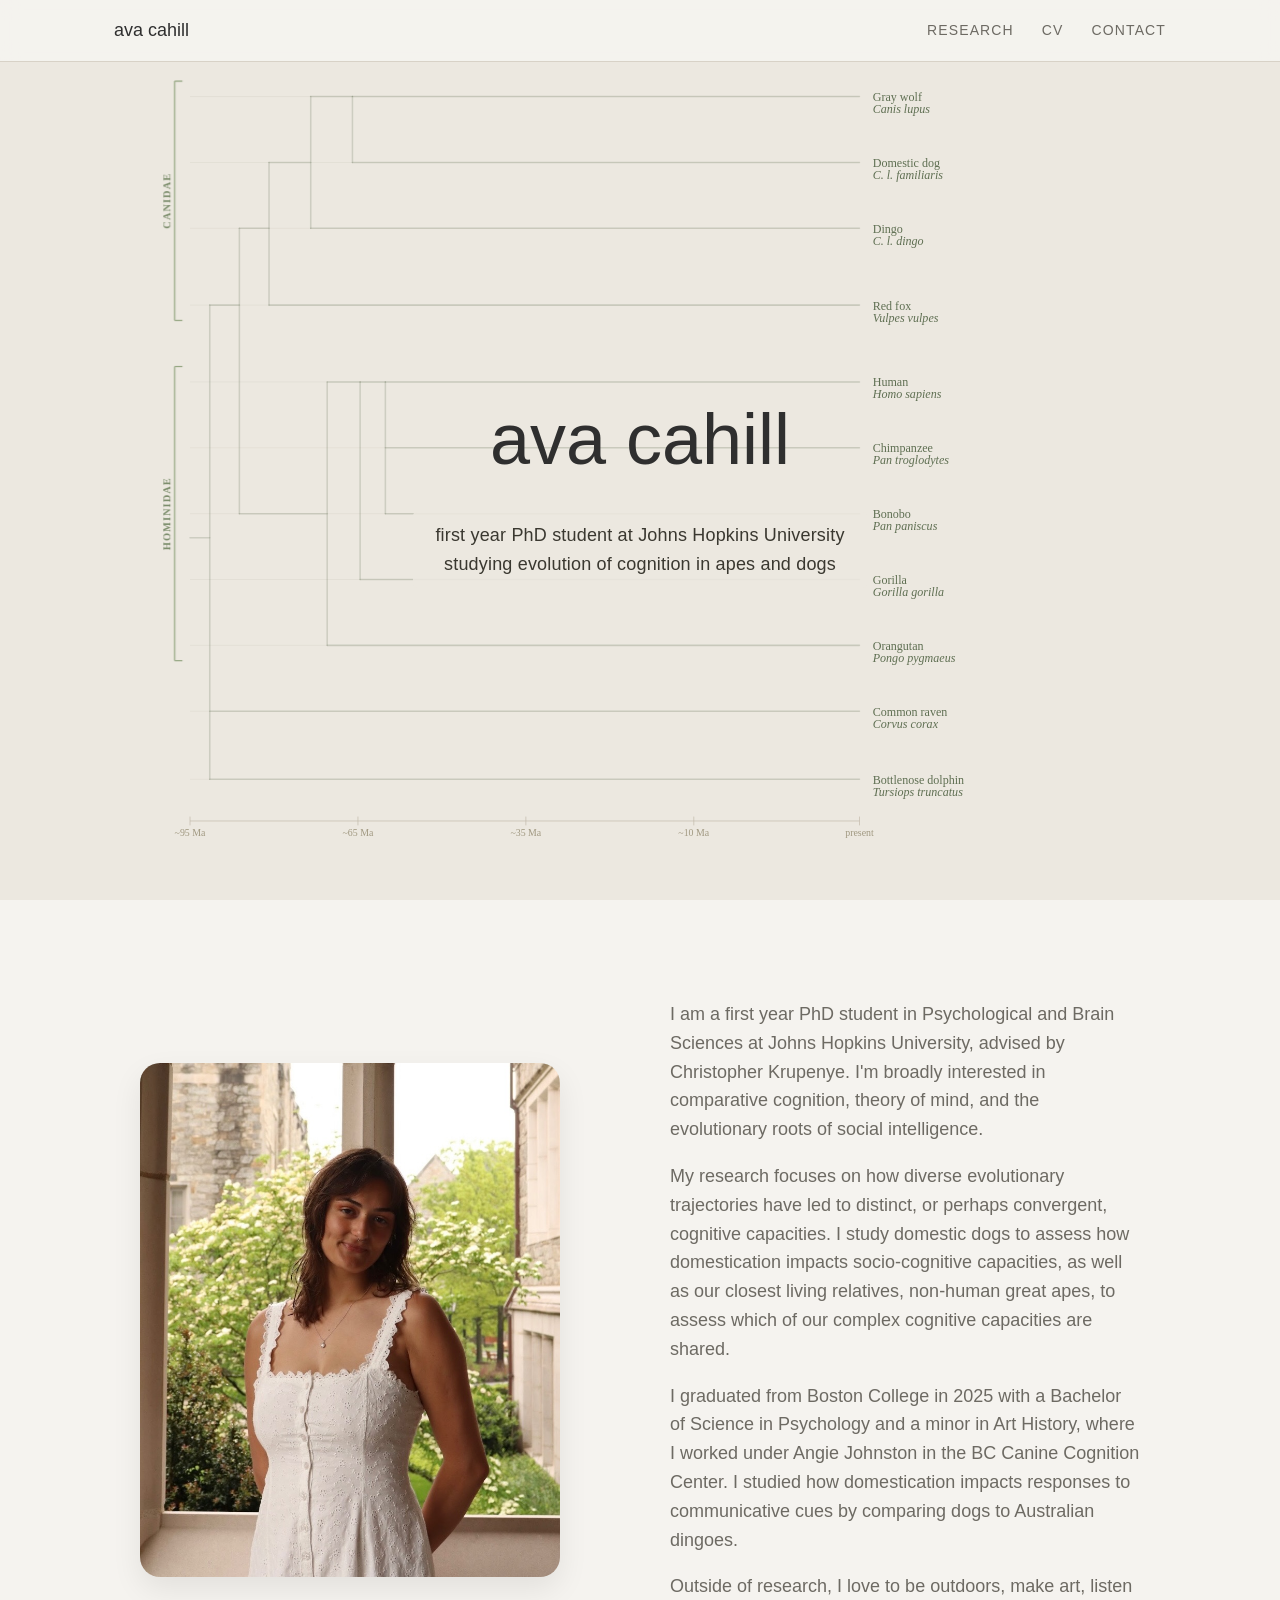
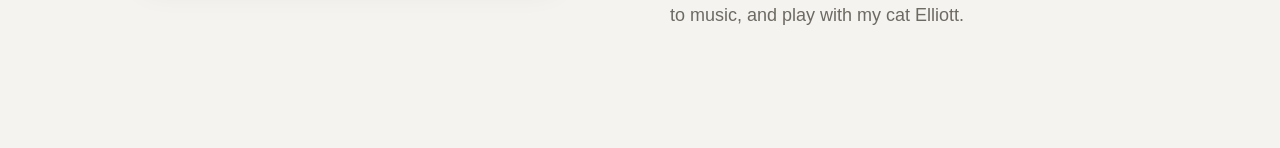
<file: index.html>
<!DOCTYPE html>
<html lang="en">
<head>
<meta charset="UTF-8">
<meta name="viewport" content="width=device-width, initial-scale=1.0">
<title>ava cahill</title>
<link rel="icon" type="image/png" href="favicon.png">

<style>
*,
*::before,
*::after{
  box-sizing:border-box;
  margin:0;
  padding:0;
}

html{
  scroll-behavior:smooth;
}

:root{
  --bg:#f5f3ef;
  --bg2:#ece8e0;
  --border:#d8d2c7;
  --text:#2f2f2f;
  --muted:#6d6a63;
  --accent:#5f6f52;
}

body{
  font-family:"Helvetica Neue", Helvetica, Arial, sans-serif;
  font-weight:300;
  background:var(--bg);
  color:var(--text);
  line-height:1.6;
}

/* NAV */
.navbar{
  position:fixed;
  top:0;
  width:100%;
  background:rgba(245,243,239,0.92);
  backdrop-filter:blur(10px);
  border-bottom:1px solid var(--border);
  z-index:1000;
}

.nav-container{
  max-width:1100px;
  margin:auto;
  padding:16px 24px;
  display:flex;
  justify-content:space-between;
  align-items:center;
}

.logo{
  text-decoration:none;
  color:var(--text);
  font-size:18px;
}

nav{
  display:flex;
  gap:28px;
}

nav a{
  text-decoration:none;
  color:var(--muted);
  font-size:14px;
  text-transform:uppercase;
  letter-spacing:.08em;
}

nav a:hover{
  color:var(--accent);
}

/* HERO */
.hero{
  position:relative;
  min-height:100vh;
  display:flex;
  align-items:center;
  justify-content:center;
  text-align:center;
  background:var(--bg2);
  overflow:hidden;
  padding-top:130px;
  padding-bottom:60px;
}

.hero-content{
  position:relative;
  z-index:2;
  max-width:800px;
  padding:0 24px;
}

.hero h1{
  font-size:72px;
  font-weight:500;
  margin-bottom:15px;
}

/* Subtitle: darker text + pill background for legibility */
.subtitle{
  display:inline-block;
  font-size:18px;
  color:#3a3830;
  background:rgba(236,232,224,0.88);
  backdrop-filter:none;
  -webkit-backdrop-filter:none;
  padding:9px 22px;
  border-radius:4px;
  letter-spacing:0.01em;
}

/* PHYLO SVG */
.phylo-bg{
  position:absolute;
  top:0px;
  left:0;
  width:100%;
  height:100%;
  z-index:1;
  pointer-events:none;
}

/* ABOUT */
.about{
  padding:100px 24px;
}

.about-container{
  max-width:1000px;
  margin:auto;
  display:grid;
  grid-template-columns:1fr 1fr;
  gap:60px;
  align-items:center;
}

.about-text p{
  font-size:18px;
  color:var(--muted);
  margin-bottom:18px;
}

.about-image img{
  width:100%;
  max-width:420px;
  border-radius:20px;
  box-shadow:0 12px 30px rgba(0,0,0,0.08);
}

/* MOBILE */
@media (max-width:820px){
  .hero h1{font-size:46px;}
  .about-container{
    grid-template-columns:1fr;
    text-align:center;
  }
  .about-image img{
    margin:auto;
  }
}
</style>
</head>

<body>

<header class="navbar">
  <div class="nav-container">
    <a href="index.html" class="logo">ava cahill</a>
    <nav>
      <a href="research.html">research</a>
      <a href="cv.html">cv</a>
      <a href="contact.html">contact</a>
    </nav>
  </div>
</header>

<!-- HERO -->
<section class="hero">

  <svg class="phylo-bg" viewBox="0 0 1000 820" preserveAspectRatio="xMidYMin meet" xmlns="http://www.w3.org/2000/svg">
    <defs>

      <!-- Motion paths: each traces the full route from root to tip -->
      <path id="path-wolf"      d="M90,490 L108,490 L108,278 L135,278 L135,208 L162,208 L162,148 L200,148 L200,88 L238,88 L700,88"/>
      <path id="path-dog"       d="M90,490 L108,490 L108,278 L135,278 L135,208 L162,208 L162,148 L200,148 L200,88 L238,88 L238,148 L700,148"/>
      <path id="path-dingo"     d="M90,490 L108,490 L108,278 L135,278 L135,208 L162,208 L162,148 L200,148 L200,208 L700,208"/>
      <path id="path-fox"       d="M90,490 L108,490 L108,278 L135,278 L135,208 L162,208 L162,278 L700,278"/>
      <path id="path-human"     d="M90,490 L108,490 L108,278 L135,278 L135,468 L215,468 L215,348 L245,348 L268,348 L700,348"/>
      <path id="path-chimp"     d="M90,490 L108,490 L108,278 L135,278 L135,468 L215,468 L215,348 L245,348 L268,348 L268,408 L700,408"/>
      <path id="path-bonobo"    d="M90,490 L108,490 L108,278 L135,278 L135,468 L215,468 L215,348 L245,348 L268,348 L268,468 L700,468"/>
      <path id="path-gorilla"   d="M90,490 L108,490 L108,278 L135,278 L135,468 L215,468 L215,348 L245,348 L245,528 L700,528"/>
      <path id="path-orangutan" d="M90,490 L108,490 L108,278 L135,278 L135,468 L215,468 L215,588 L700,588"/>
      <path id="path-raven"     d="M90,490 L108,490 L108,648 L700,648"/>
      <path id="path-dolphin"   d="M90,490 L108,490 L108,710 L700,710"/>

      <style>
        .br{fill:none;stroke:#5f6f52;stroke-linecap:round;stroke-linejoin:round;}

        /* Branch draw-on */
        .bd{stroke-dasharray:1200;stroke-dashoffset:1200;}
        .bd1 {animation:draw .7s  ease-out 0.1s  forwards;}
        .bd2 {animation:draw .55s ease-out 0.7s  forwards;}
        .bd3 {animation:draw .5s  ease-out 0.95s forwards;}
        .bd4 {animation:draw .42s ease-out 1.12s forwards;}
        .bd5 {animation:draw .42s ease-out 1.25s forwards;}
        .bd6 {animation:draw .38s ease-out 1.40s forwards;}
        .bd7 {animation:draw .38s ease-out 1.52s forwards;}
        .bd8 {animation:draw .36s ease-out 1.65s forwards;}
        .bd9 {animation:draw .36s ease-out 1.76s forwards;}
        .bd10{animation:draw .34s ease-out 1.87s forwards;}
        .bd11{animation:draw .34s ease-out 1.98s forwards;}
        .bd12{animation:draw .32s ease-out 2.08s forwards;}
        .bd13{animation:draw .32s ease-out 2.18s forwards;}
        .bd14{animation:draw .32s ease-out 2.28s forwards;}
        .bd15{animation:draw .32s ease-out 2.38s forwards;}
        .bd16{animation:draw .32s ease-out 2.48s forwards;}
        .bd17{animation:draw .32s ease-out 2.58s forwards;}
        @keyframes draw{to{stroke-dashoffset:0;}}

        /* Labels */
        .lbl{font-family:Georgia,serif;font-size:11px;fill:#5f6f52;opacity:0;}
        .lbi{font-style:italic;}
        .lb1 {animation:fi .5s ease-out 2.75s forwards;}
        .lb2 {animation:fi .5s ease-out 2.85s forwards;}
        .lb3 {animation:fi .5s ease-out 2.95s forwards;}
        .lb4 {animation:fi .5s ease-out 3.05s forwards;}
        .lb5 {animation:fi .5s ease-out 3.15s forwards;}
        .lb6 {animation:fi .5s ease-out 3.25s forwards;}
        .lb7 {animation:fi .5s ease-out 3.35s forwards;}
        .lb8 {animation:fi .5s ease-out 3.45s forwards;}
        .lb9 {animation:fi .5s ease-out 3.55s forwards;}
        .lb10{animation:fi .5s ease-out 3.65s forwards;}
        .lb11{animation:fi .5s ease-out 3.75s forwards;}
        @keyframes fi{to{opacity:1;}}

        .cladelbl{font-family:Georgia,serif;font-size:9.5px;font-weight:700;letter-spacing:.1em;opacity:0;animation:fi .6s ease-out 3.9s forwards;}
        .tscale{opacity:0;animation:fi .8s ease-out 4.1s forwards;}
        .tslbl{font-family:Georgia,serif;font-size:9px;fill:#a09880;}
      </style>
    </defs>

    <!-- Faint guide lines -->
    <line x1="90" y1="88"  x2="700" y2="88"  stroke="#ddd8ce" stroke-width=".5"/>
    <line x1="90" y1="148" x2="700" y2="148" stroke="#ddd8ce" stroke-width=".5"/>
    <line x1="90" y1="208" x2="700" y2="208" stroke="#ddd8ce" stroke-width=".5"/>
    <line x1="90" y1="278" x2="700" y2="278" stroke="#ddd8ce" stroke-width=".5"/>
    <line x1="90" y1="348" x2="700" y2="348" stroke="#ddd8ce" stroke-width=".5"/>
    <line x1="90" y1="408" x2="700" y2="408" stroke="#ddd8ce" stroke-width=".5"/>
    <line x1="90" y1="468" x2="700" y2="468" stroke="#ddd8ce" stroke-width=".5"/>
    <line x1="90" y1="528" x2="700" y2="528" stroke="#ddd8ce" stroke-width=".5"/>
    <line x1="90" y1="588" x2="700" y2="588" stroke="#ddd8ce" stroke-width=".5"/>
    <line x1="90" y1="648" x2="700" y2="648" stroke="#ddd8ce" stroke-width=".5"/>
    <line x1="90" y1="710" x2="700" y2="710" stroke="#ddd8ce" stroke-width=".5"/>

    <!-- BRANCHES -->
    <!-- root stem -->
    <polyline class="br bd bd1"  opacity=".22" stroke-width="1.4" points="90,490 108,490"/>
    <!-- root vertical -->
    <polyline class="br bd bd2"  opacity=".22" stroke-width="1.4" points="108,278 108,710"/>
    <!-- to carnivora -->
    <polyline class="br bd bd2"  opacity=".22" stroke-width="1.4" points="108,278 135,278"/>
    <!-- carnivora vertical -->
    <polyline class="br bd bd3"  opacity=".22" stroke-width="1.4" points="135,208 135,468"/>
    <!-- canid stem -->
    <polyline class="br bd bd3"  opacity=".22" stroke-width="1.4" points="135,208 162,208"/>
    <!-- canid vertical -->
    <polyline class="br bd bd4"  opacity=".22" stroke-width="1.4" points="162,148 162,278"/>
    <!-- fox tip -->
    <polyline class="br bd bd5"  opacity=".22" stroke-width="1.4" points="162,278 700,278"/>
    <!-- wolf/dog/dingo stem -->
    <polyline class="br bd bd4"  opacity=".22" stroke-width="1.4" points="162,148 200,148"/>
    <!-- wolf/dog/dingo vertical -->
    <polyline class="br bd bd5"  opacity=".22" stroke-width="1.4" points="200,88 200,208"/>
    <!-- dingo tip -->
    <polyline class="br bd bd6"  opacity=".22" stroke-width="1.4" points="200,208 700,208"/>
    <!-- wolf+dog stem -->
    <polyline class="br bd bd5"  opacity=".22" stroke-width="1.4" points="200,88 238,88"/>
    <!-- wolf+dog vertical -->
    <polyline class="br bd bd6"  opacity=".22" stroke-width="1.4" points="238,88 238,148"/>
    <!-- wolf tip -->
    <polyline class="br bd bd7"  opacity=".22" stroke-width="1.4" points="238,88  700,88"/>
    <!-- dog tip -->
    <polyline class="br bd bd7"  opacity=".22" stroke-width="1.4" points="238,148 700,148"/>
    <!-- primate stem -->
    <polyline class="br bd bd8"  opacity=".22" stroke-width="1.4" points="135,468 215,468"/>
    <!-- great ape vertical -->
    <polyline class="br bd bd9"  opacity=".22" stroke-width="1.4" points="215,348 215,588"/>
    <!-- orangutan tip -->
    <polyline class="br bd bd10" opacity=".22" stroke-width="1.4" points="215,588 700,588"/>
    <!-- african ape stem -->
    <polyline class="br bd bd9"  opacity=".22" stroke-width="1.4" points="215,348 245,348"/>
    <!-- african ape vertical -->
    <polyline class="br bd bd10" opacity=".22" stroke-width="1.4" points="245,348 245,528"/>
    <!-- gorilla tip -->
    <polyline class="br bd bd11" opacity=".22" stroke-width="1.4" points="245,528 700,528"/>
    <!-- human+chimp+bonobo stem -->
    <polyline class="br bd bd10" opacity=".22" stroke-width="1.4" points="245,348 268,348"/>
    <!-- h/c/b vertical -->
    <polyline class="br bd bd11" opacity=".22" stroke-width="1.4" points="268,348 268,468"/>
    <!-- human tip -->
    <polyline class="br bd bd11" opacity=".22" stroke-width="1.4" points="268,348 700,348"/>
    <!-- chimp tip -->
    <polyline class="br bd bd12" opacity=".22" stroke-width="1.4" points="268,408 700,408"/>
    <!-- bonobo tip -->
    <polyline class="br bd bd12" opacity=".22" stroke-width="1.4" points="268,468 700,468"/>
    <!-- raven -->
    <polyline class="br bd bd14" opacity=".22" stroke-width="1.4" points="108,648 700,648"/>
    <!-- dolphin -->
    <polyline class="br bd bd15" opacity=".22" stroke-width="1.4" points="108,710 700,710"/>

    <!-- LABELS -->
    <text x="712" y="92"  class="lbl lb1">Gray wolf</text>
    <text x="712" y="103" class="lbl lbi lb1">Canis lupus</text>
    <text x="712" y="152" class="lbl lb2">Domestic dog</text>
    <text x="712" y="163" class="lbl lbi lb2">C. l. familiaris</text>
    <text x="712" y="212" class="lbl lb3">Dingo</text>
    <text x="712" y="223" class="lbl lbi lb3">C. l. dingo</text>
    <text x="712" y="282" class="lbl lb4">Red fox</text>
    <text x="712" y="293" class="lbl lbi lb4">Vulpes vulpes</text>
    <text x="712" y="352" class="lbl lb5">Human</text>
    <text x="712" y="363" class="lbl lbi lb5">Homo sapiens</text>
    <text x="712" y="412" class="lbl lb6">Chimpanzee</text>
    <text x="712" y="423" class="lbl lbi lb6">Pan troglodytes</text>
    <text x="712" y="472" class="lbl lb7">Bonobo</text>
    <text x="712" y="483" class="lbl lbi lb7">Pan paniscus</text>
    <text x="712" y="532" class="lbl lb8">Gorilla</text>
    <text x="712" y="543" class="lbl lbi lb8">Gorilla gorilla</text>
    <text x="712" y="592" class="lbl lb9">Orangutan</text>
    <text x="712" y="603" class="lbl lbi lb9">Pongo pygmaeus</text>
    <text x="712" y="652" class="lbl lb10">Common raven</text>
    <text x="712" y="663" class="lbl lbi lb10">Corvus corax</text>
    <text x="712" y="714" class="lbl lb11">Bottlenose dolphin</text>
    <text x="712" y="725" class="lbl lbi lb11">Tursiops truncatus</text>

    <!-- Clade brackets -->
    <g class="cladelbl" fill="#7a8c6a">
      <line x1="76" y1="74"  x2="76" y2="292" stroke="#8a9e76" stroke-width="1" opacity="1"/>
      <line x1="76" y1="74"  x2="83" y2="74"  stroke="#8a9e76" stroke-width="1" opacity="1"/>
      <line x1="76" y1="292" x2="83" y2="292" stroke="#8a9e76" stroke-width="1" opacity="1"/>
      <text x="72" y="183" text-anchor="middle" transform="rotate(-90,72,183)">CANIDAE</text>
      <line x1="76" y1="334" x2="76" y2="602" stroke="#8a9e76" stroke-width="1" opacity="1"/>
      <line x1="76" y1="334" x2="83" y2="334" stroke="#8a9e76" stroke-width="1" opacity="1"/>
      <line x1="76" y1="602" x2="83" y2="602" stroke="#8a9e76" stroke-width="1" opacity="1"/>
      <text x="72" y="468" text-anchor="middle" transform="rotate(-90,72,468)">HOMINIDAE</text>
    </g>

    <!-- Timescale -->
    <g class="tscale">
      <line x1="90" y1="748" x2="700" y2="748" stroke="#c0b8a8" stroke-width=".6"/>
      <line x1="90"  y1="744" x2="90"  y2="752" stroke="#c0b8a8" stroke-width=".6"/>
      <line x1="243" y1="744" x2="243" y2="752" stroke="#c0b8a8" stroke-width=".6"/>
      <line x1="396" y1="744" x2="396" y2="752" stroke="#c0b8a8" stroke-width=".6"/>
      <line x1="549" y1="744" x2="549" y2="752" stroke="#c0b8a8" stroke-width=".6"/>
      <line x1="700" y1="744" x2="700" y2="752" stroke="#c0b8a8" stroke-width=".6"/>
      <text x="90"  y="762" text-anchor="middle" class="tslbl">~95 Ma</text>
      <text x="243" y="762" text-anchor="middle" class="tslbl">~65 Ma</text>
      <text x="396" y="762" text-anchor="middle" class="tslbl">~35 Ma</text>
      <text x="549" y="762" text-anchor="middle" class="tslbl">~10 Ma</text>
      <text x="700" y="762" text-anchor="middle" class="tslbl">present</text>
    </g>

    <!-- ── TRAVELING NODES ──
         Each circle follows its species' full path from root to tip.
         Staggered begin times + looping so they never all sync up.
    -->

    <!-- Wolf -->
    <circle r="3.5" fill="#5f6f52" opacity="0">
      <animate attributeName="opacity" values="0;0;0.5;0.5;0" keyTimes="0;0.08;0.18;0.88;1" dur="6.5s" begin="2.8s" repeatCount="indefinite"/>
      <animateMotion dur="6.5s" begin="2.8s" repeatCount="indefinite"><mpath href="#path-wolf"/></animateMotion>
    </circle>

    <!-- Dog -->
    <circle r="3.5" fill="#5f6f52" opacity="0">
      <animate attributeName="opacity" values="0;0;0.5;0.5;0" keyTimes="0;0.08;0.18;0.88;1" dur="6.8s" begin="3.4s" repeatCount="indefinite"/>
      <animateMotion dur="6.8s" begin="3.4s" repeatCount="indefinite"><mpath href="#path-dog"/></animateMotion>
    </circle>

    <!-- Dingo -->
    <circle r="3.5" fill="#5f6f52" opacity="0">
      <animate attributeName="opacity" values="0;0;0.5;0.5;0" keyTimes="0;0.08;0.18;0.88;1" dur="6.2s" begin="4.1s" repeatCount="indefinite"/>
      <animateMotion dur="6.2s" begin="4.1s" repeatCount="indefinite"><mpath href="#path-dingo"/></animateMotion>
    </circle>

    <!-- Fox -->
    <circle r="3.5" fill="#5f6f52" opacity="0">
      <animate attributeName="opacity" values="0;0;0.5;0.5;0" keyTimes="0;0.08;0.18;0.88;1" dur="5.8s" begin="5.0s" repeatCount="indefinite"/>
      <animateMotion dur="5.8s" begin="5.0s" repeatCount="indefinite"><mpath href="#path-fox"/></animateMotion>
    </circle>

    <!-- Human -->
    <circle r="3.5" fill="#5f6f52" opacity="0">
      <animate attributeName="opacity" values="0;0;0.5;0.5;0" keyTimes="0;0.08;0.18;0.88;1" dur="7.2s" begin="3.1s" repeatCount="indefinite"/>
      <animateMotion dur="7.2s" begin="3.1s" repeatCount="indefinite"><mpath href="#path-human"/></animateMotion>
    </circle>

    <!-- Chimp -->
    <circle r="3.5" fill="#5f6f52" opacity="0">
      <animate attributeName="opacity" values="0;0;0.5;0.5;0" keyTimes="0;0.08;0.18;0.88;1" dur="7.5s" begin="3.9s" repeatCount="indefinite"/>
      <animateMotion dur="7.5s" begin="3.9s" repeatCount="indefinite"><mpath href="#path-chimp"/></animateMotion>
    </circle>

    <!-- Bonobo -->
    <circle r="3.5" fill="#5f6f52" opacity="0">
      <animate attributeName="opacity" values="0;0;0.5;0.5;0" keyTimes="0;0.08;0.18;0.88;1" dur="7.8s" begin="5.3s" repeatCount="indefinite"/>
      <animateMotion dur="7.8s" begin="5.3s" repeatCount="indefinite"><mpath href="#path-bonobo"/></animateMotion>
    </circle>

    <!-- Gorilla -->
    <circle r="3.5" fill="#5f6f52" opacity="0">
      <animate attributeName="opacity" values="0;0;0.5;0.5;0" keyTimes="0;0.08;0.18;0.88;1" dur="7.0s" begin="6.2s" repeatCount="indefinite"/>
      <animateMotion dur="7.0s" begin="6.2s" repeatCount="indefinite"><mpath href="#path-gorilla"/></animateMotion>
    </circle>

    <!-- Orangutan -->
    <circle r="3.5" fill="#5f6f52" opacity="0">
      <animate attributeName="opacity" values="0;0;0.5;0.5;0" keyTimes="0;0.08;0.18;0.88;1" dur="8.2s" begin="4.7s" repeatCount="indefinite"/>
      <animateMotion dur="8.2s" begin="4.7s" repeatCount="indefinite"><mpath href="#path-orangutan"/></animateMotion>
    </circle>

    <!-- Raven -->
    <circle r="3.5" fill="#5f6f52" opacity="0">
      <animate attributeName="opacity" values="0;0;0.5;0.5;0" keyTimes="0;0.08;0.18;0.88;1" dur="5.5s" begin="6.8s" repeatCount="indefinite"/>
      <animateMotion dur="5.5s" begin="6.8s" repeatCount="indefinite"><mpath href="#path-raven"/></animateMotion>
    </circle>

    <!-- Dolphin -->
    <circle r="3.5" fill="#5f6f52" opacity="0">
      <animate attributeName="opacity" values="0;0;0.5;0.5;0" keyTimes="0;0.08;0.18;0.88;1" dur="5.5s" begin="7.5s" repeatCount="indefinite"/>
      <animateMotion dur="5.5s" begin="7.5s" repeatCount="indefinite"><mpath href="#path-dolphin"/></animateMotion>
    </circle>

  </svg>

  <div class="hero-content">
    <h1>ava cahill</h1>
    <p class="subtitle">
      first year PhD student at Johns Hopkins University <br> studying evolution of cognition in apes and dogs
    </p>
  </div>

</section>

<!-- ABOUT -->
<section class="about">
  <div class="about-container">

    <div class="about-image">
      <img src="Senior Photo.jpeg" alt="Ava Cahill">
    </div>

    <div class="about-text">
      <p>
        I am a first year PhD student in Psychological and Brain Sciences at Johns Hopkins University, advised
        by Christopher Krupenye. I'm broadly interested in comparative cognition, theory of mind, and the evolutionary roots of social intelligence.
      </p>

      <p>
        My research focuses on how diverse evolutionary trajectories have led to distinct, or perhaps convergent, 
        cognitive capacities. I study domestic dogs to assess how domestication impacts socio-cognitive capacities,
        as well as our closest living relatives, non-human great apes, to assess which of our complex cognitive 
        capacities are shared. 
      </p>
      
      <p>
       I graduated from Boston College in 2025 with a Bachelor of Science in Psychology and a minor
        in Art History, where I worked under Angie Johnston in the BC Canine Cognition Center.
        I studied how domestication impacts responses to communicative cues by comparing dogs to Australian dingoes. 
      </p>
      
     <p>
      Outside of research, I love to be outdoors, make art, listen to music, and play with my cat Elliott. 
      </p>
      
    </div>

  </div>
</section>

</body>
</html>
</file>
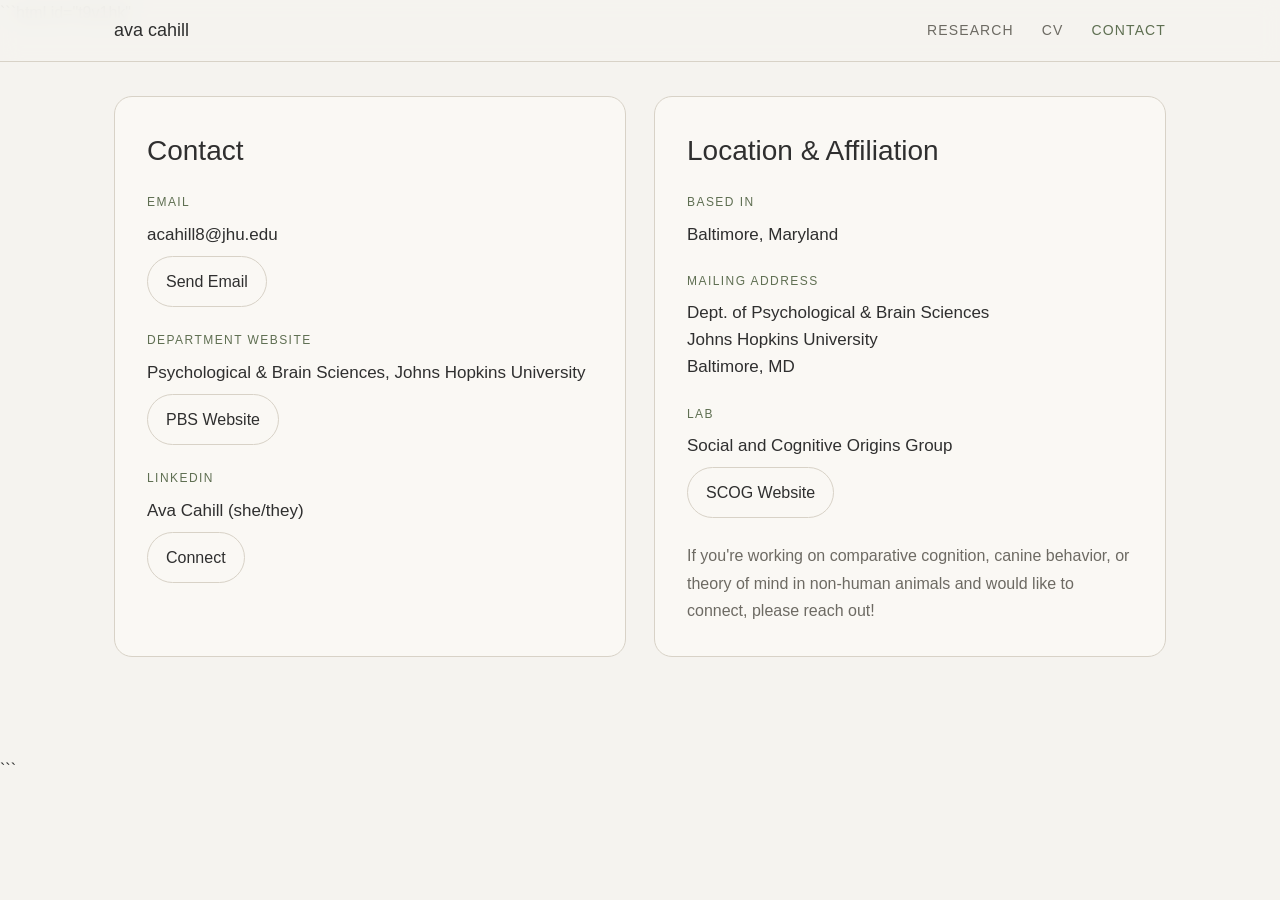
<file: contact.html>
```html id="t9v1hk"
<!DOCTYPE html>
<html lang="en">
<head>
<meta charset="UTF-8"/>
<meta name="viewport" content="width=device-width,initial-scale=1.0"/>
<link rel="icon" type="image/png" href="favicon.png">
<title>Contact | Ava Cahill</title>

<style>
*,
*::before,
*::after{
  box-sizing:border-box;
  margin:0;
  padding:0;
}

html{
  scroll-behavior:smooth;
}

:root{
  --bg:#f5f3ef;
  --bg2:#ece8e0;
  --card:#faf8f4;
  --border:#d8d2c7;
  --text:#2f2f2f;
  --muted:#6d6a63;
  --accent:#5f6f52;
}

body{
  font-family:"Helvetica Neue", Helvetica, Arial, sans-serif;
  font-weight:300;
  background:var(--bg);
  color:var(--text);
  line-height:1.6;
}

/* NAVBAR */

.navbar{
  position:fixed;
  top:0;
  left:0;
  width:100%;
  z-index:1000;
  background:rgba(245,243,239,0.92);
  backdrop-filter:blur(10px);
  border-bottom:1px solid var(--border);
}

.nav-container{
  max-width:1100px;
  margin:auto;
  padding:16px 24px;
  display:flex;
  justify-content:space-between;
  align-items:center;
}

.logo{
  text-decoration:none;
  color:var(--text);
  font-size:18px;
  font-weight:300;
}

nav{
  display:flex;
  gap:28px;
}

nav a{
  text-decoration:none;
  color:var(--muted);
  font-size:14px;
  letter-spacing:.08em;
  text-transform:uppercase;
  transition:.2s ease;
}

nav a:hover,
nav a.active{
  color:var(--accent);
}

/* HERO */

.hero{
  padding-top:150px;
  padding-bottom:80px;
  background:var(--bg2);
}

.hero-inner{
  max-width:1100px;
  margin:auto;
  padding:0 24px;
}

.eyebrow{
  font-size:12px;
  letter-spacing:.18em;
  text-transform:uppercase;
  color:var(--accent);
  margin-bottom:14px;
}

.hero h1{
  font-size:56px;
  font-weight:300;
  line-height:1.05;
  margin-bottom:14px;
}

.hero p{
  font-size:18px;
  color:var(--muted);
  max-width:720px;
}

/* CONTENT */

.wrapper{
  max-width:1100px;
  margin:auto;
  padding:70px 24px 100px;
}

.grid{
  display:grid;
  grid-template-columns:1fr 1fr;
  gap:28px;
}

.card{
  background:var(--card);
  border:1px solid var(--border);
  border-radius:18px;
  padding:32px;
}

.card h2{
  font-size:28px;
  font-weight:300;
  margin-bottom:20px;
}

.label{
  font-size:12px;
  letter-spacing:.12em;
  text-transform:uppercase;
  color:var(--accent);
  margin-bottom:8px;
}

.info{
  margin-bottom:24px;
}

.info p{
  font-size:17px;
  color:var(--text);
}

.info small{
  display:block;
  margin-top:4px;
  color:var(--muted);
  font-size:14px;
}

.button{
  display:inline-block;
  margin-top:8px;
  padding:12px 18px;
  border:1px solid var(--border);
  border-radius:28px;
  text-decoration:none;
  color:var(--text);
  transition:.2s ease;
}

.button:hover{
  background:var(--bg2);
  border-color:var(--accent);
}

.note{
  font-size:16px;
  color:var(--muted);
  line-height:1.7;
}

/* MOBILE */

@media (max-width:768px){

  .nav-container{
    flex-direction:column;
    gap:14px;
  }

  nav{
    gap:16px;
    flex-wrap:wrap;
    justify-content:center;
  }

  .hero h1{
    font-size:42px;
  }

  .grid{
    grid-template-columns:1fr;
  }

  .card{
    padding:24px;
  }
}
</style>
</head>

<body>

<header class="navbar">
  <div class="nav-container">
    <a href="index.html" class="logo">ava cahill</a>

    <nav>
      <a href="research.html">Research</a>
      <a href="cv.html">CV</a>
      <a href="contact.html" class="active">Contact</a>
    </nav>
  </div>
</header>

<section class="wrapper">

  <div class="grid">

    <div class="card">
      <h2>Contact</h2>

      <div class="info">
        <div class="label">Email</div>
        <p>acahill8@jhu.edu</p>
        <a href="mailto:acahill8@jhu.edu" class="button">Send Email</a>
      </div>

      <div class="info">
        <div class="label">Department Website</div>
        <p>Psychological & Brain Sciences, Johns Hopkins University</p>
        <a href="https://pbs.jhu.edu" target="_blank" class="button">PBS Website</a>
      </div>
    
     <div class="info">
        <div class="label">LinkedIn</div>
       <p>Ava Cahill (she/they)</p>
        <a href="https://www.linkedin.com/in/ava-cahill-b08a8422a" class="button">Connect</a>
      </div>
</div>

    <div class="card">
      <h2>Location & Affiliation</h2>

      <div class="info">
        <div class="label">Based In</div>
        <p>Baltimore, Maryland</p>
      </div>

      <div class="info">
        <div class="label">Mailing Address</div>
        <p>
          Dept. of Psychological & Brain Sciences<br>
          Johns Hopkins University<br>
          Baltimore, MD
        </p>
      </div>

      <div class="info">
        <div class="label">Lab</div>
        <p>Social and Cognitive Origins Group</p>
         <a href="https://www.social-cognitive-origins.com/" target="_blank" class="button">SCOG Website</a>
      </div>


      <p class="note">
        If you're working on comparative cognition, canine behavior, or theory of mind in non-human animals and would like to connect, please reach out!
      </p>
    </div>

  </div>

</section>

</body>
</html>
```
</file>
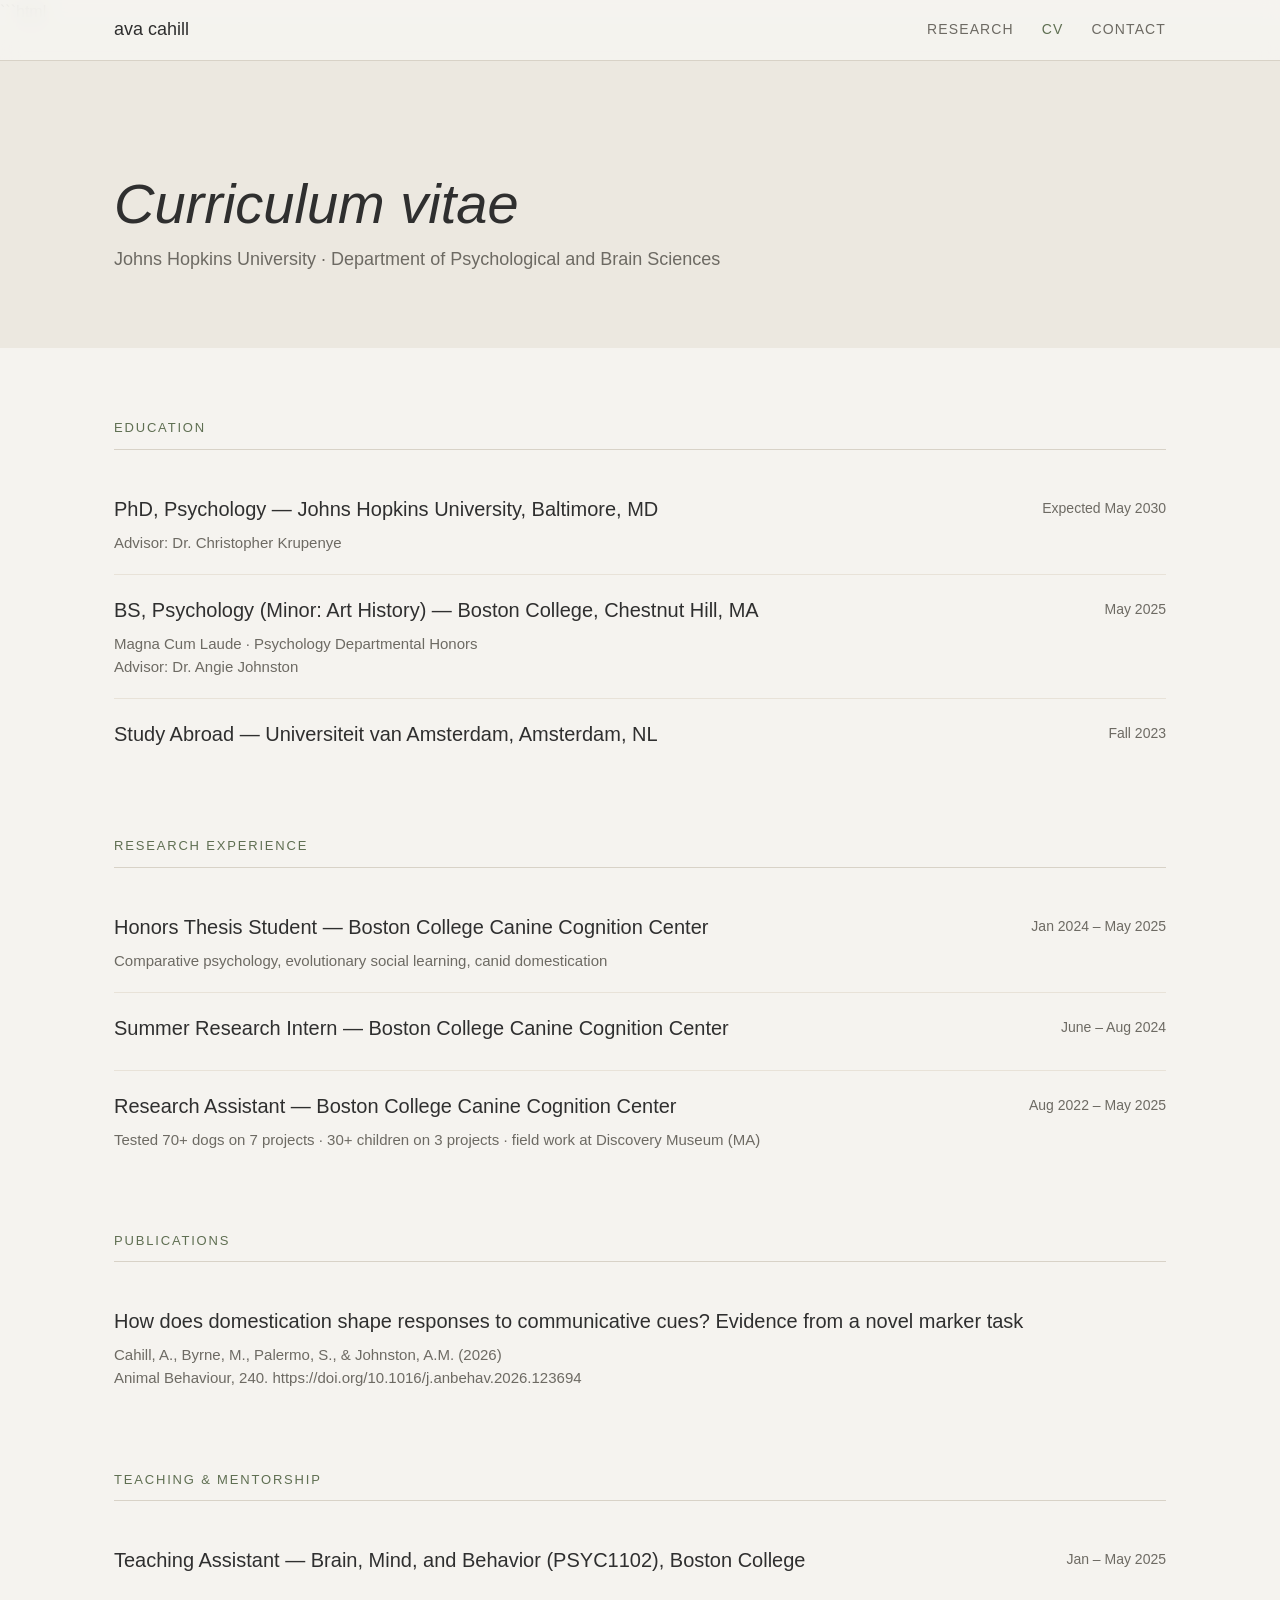
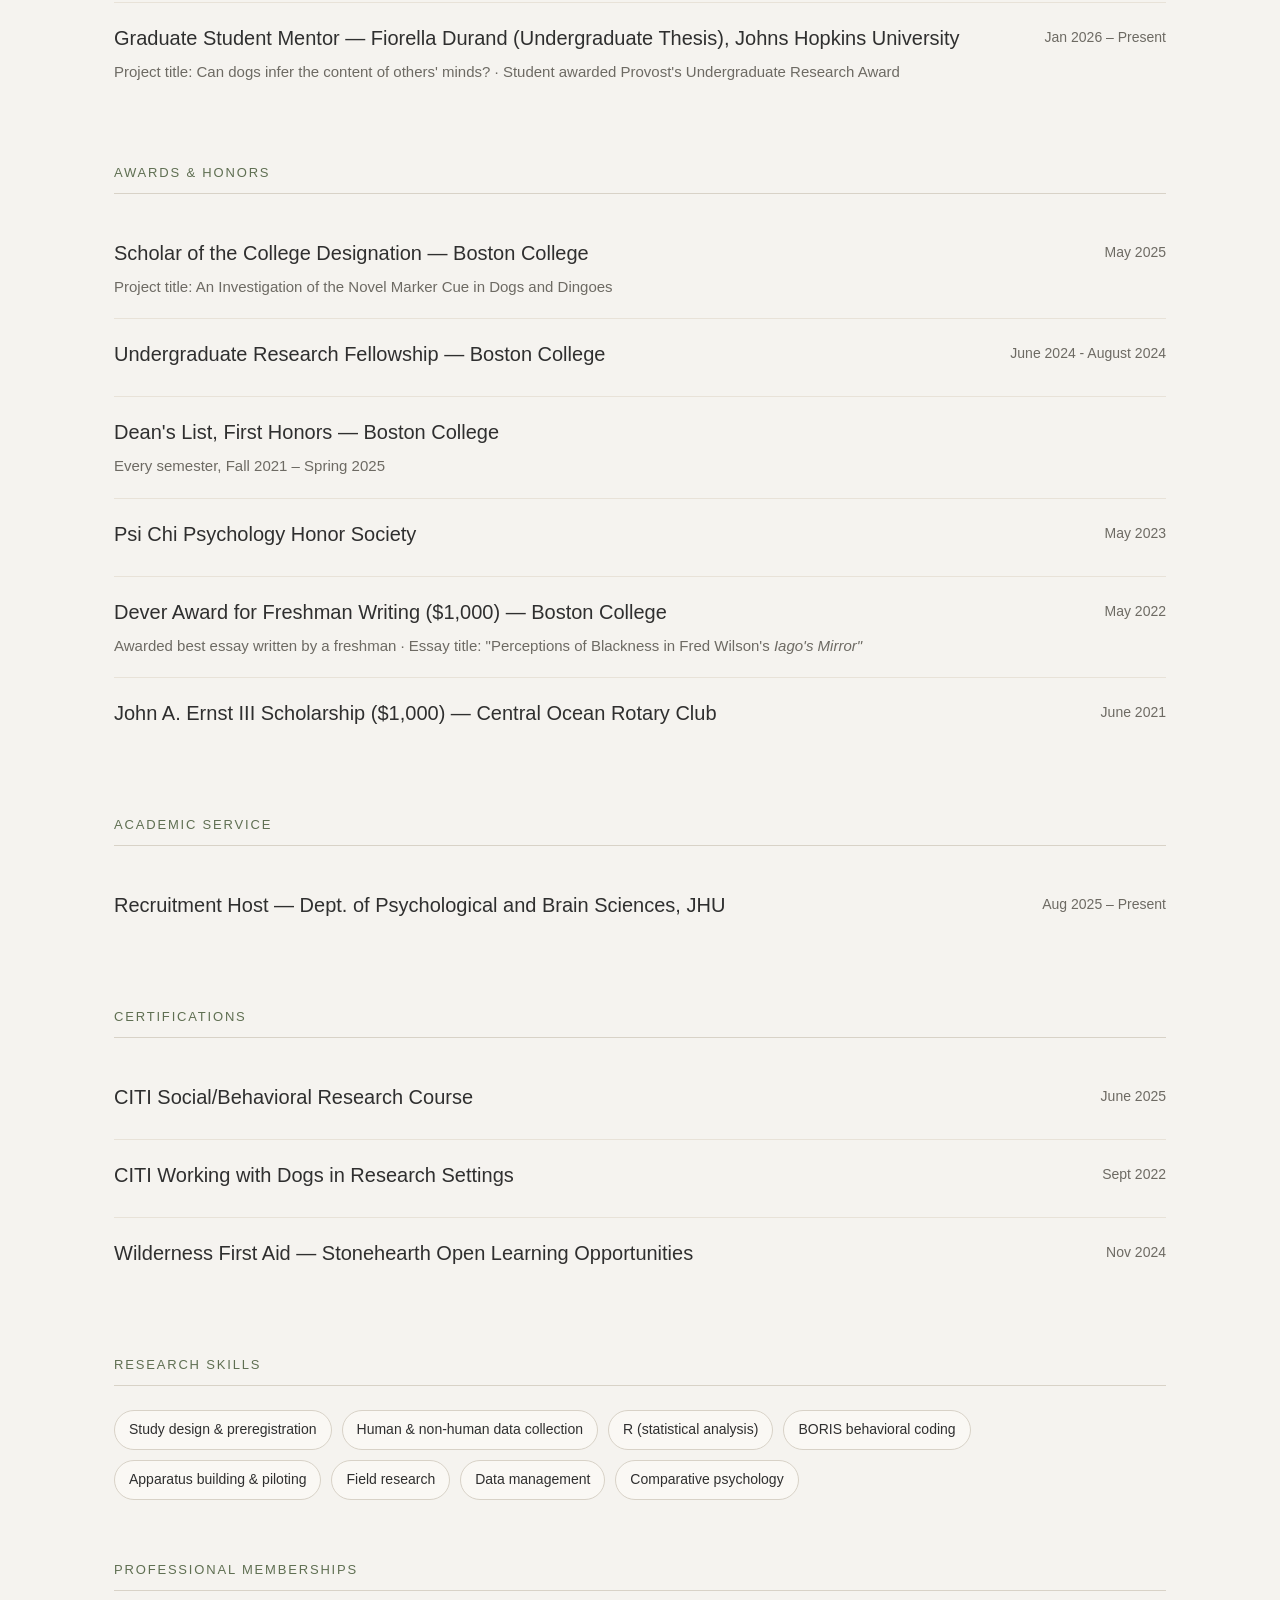
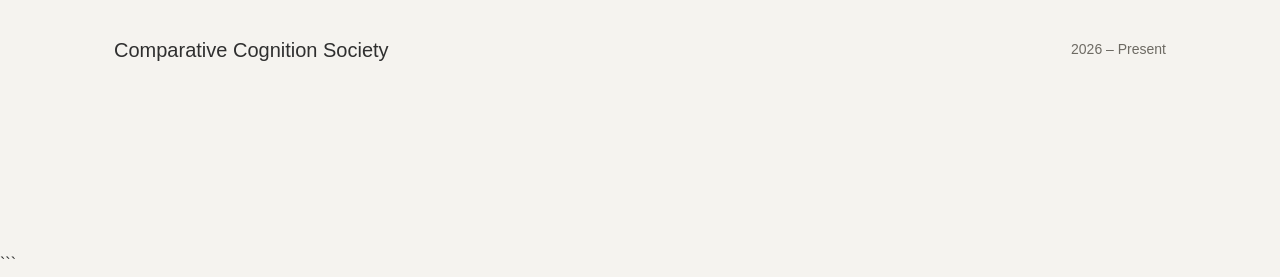
<file: cv.html>
```html
<!DOCTYPE html>
<html lang="en">
<head>
<meta charset="UTF-8"/>
<meta name="viewport" content="width=device-width,initial-scale=1.0"/>
<link rel="icon" type="image/png" href="favicon.png">
<title>CV | ava cahill</title>

<style>
*,
*::before,
*::after{
  box-sizing:border-box;
  margin:0;
  padding:0;
}

html{
  scroll-behavior:smooth;
}

:root{
  --bg:#f5f3ef;
  --bg2:#ece8e0;
  --card:#faf8f4;
  --border:#d8d2c7;
  --text:#2f2f2f;
  --muted:#6d6a63;
  --accent:#5f6f52;
}

body{
  font-family:"Helvetica Neue", Helvetica, Arial, sans-serif;
  font-weight:300;
  background:var(--bg);
  color:var(--text);
  line-height:1.55;
}
  .entry-sub a,
.entry-sub a:visited{
  color:inherit;
  text-decoration:none;
}
.entry-sub a:hover,
.entry-sub a:focus{
  text-decoration:underline;
}

/* NAVBAR */

.navbar{
  position:fixed;
  top:0;
  left:0;
  width:100%;
  z-index:1000;
  background:rgba(245,243,239,0.92);
  backdrop-filter:blur(10px);
  border-bottom:1px solid var(--border);
}

.nav-container{
  max-width:1100px;
  margin:auto;
  padding:16px 24px;
  display:flex;
  justify-content:space-between;
  align-items:center;
}

.logo{
  text-decoration:none;
  color:var(--text);
  font-size:18px;
  font-weight:300;
}

nav{
  display:flex;
  gap:28px;
}

nav a{
  text-decoration:none;
  color:var(--muted);
  font-size:14px;
  letter-spacing:.08em;
  text-transform:uppercase;
  transition:.2s ease;
}

nav a:hover,
nav a.active{
  color:var(--accent);
}

/* HERO */

.hero{
  padding-top:150px;
  padding-bottom:75px;
  background:var(--bg2);
}

.hero-inner{
  max-width:1100px;
  margin:auto;
  padding:0 24px;
}

.eyebrow{
  font-size:12px;
  letter-spacing:.18em;
  text-transform:uppercase;
  color:var(--accent);
  margin-bottom:14px;
}

.hero h1{
  font-size:56px;
  font-weight:300;
  line-height:1.05;
  margin-bottom:12px;
}

.hero p{
  font-size:18px;
  color:var(--muted);
}

/* CONTENT */

.wrapper{
  max-width:1100px;
  margin:auto;
  padding:70px 24px 100px;
}

.block{
  margin-bottom:60px;
}

.block-title{
  font-size:13px;
  letter-spacing:.14em;
  text-transform:uppercase;
  color:var(--accent);
  padding-bottom:10px;
  border-bottom:1px solid var(--border);
  margin-bottom:24px;
}

.entry{
  display:grid;
  grid-template-columns:1fr auto;
  gap:14px 28px;
  padding:20px 0;
  border-bottom:1px solid #e8e2d8;
}

.entry:last-child{
  border-bottom:none;
}

.entry-title{
  font-size:20px;
  font-weight:300;
  margin-bottom:6px;
}

.entry-sub{
  font-size:15px;
  color:var(--muted);
}

.entry-date{
  font-size:14px;
  color:var(--muted);
  white-space:nowrap;
  padding-top:4px;
}

.skills{
  display:flex;
  flex-wrap:wrap;
  gap:10px;
}

.skill{
  padding:8px 14px;
  border-radius:24px;
  border:1px solid var(--border);
  background:var(--card);
  font-size:14px;
  color:var(--text);
}

/* MOBILE */

@media (max-width:768px){

  .nav-container{
    flex-direction:column;
    gap:14px;
  }

  nav{
    gap:16px;
    flex-wrap:wrap;
    justify-content:center;
  }

  .hero h1{
    font-size:42px;
  }

  .entry{
    grid-template-columns:1fr;
  }

  .entry-date{
    padding-top:0;
  }

  .entry-title{
    font-size:18px;
  }
}
</style>
</head>

<body>

<header class="navbar">
  <div class="nav-container">
    <a href="index.html" class="logo">ava cahill</a>

    <nav>
      <a href="research.html">Research</a>
      <a href="cv.html" class="active">CV</a>
      <a href="contact.html">Contact</a>
    </nav>
  </div>
</header>

<section class="hero">
  <div class="hero-inner">
    <h1><i>Curriculum vitae</i></h1>
    <p>Johns Hopkins University · Department of Psychological and Brain Sciences</p>
  </div>
</section>

<section class="wrapper">

  <div class="block">
    <div class="block-title">Education</div>

    <div class="entry">
      <div>
        <div class="entry-title">PhD, Psychology — Johns Hopkins University, Baltimore, MD</div>
        <div class="entry-sub">Advisor: Dr. Christopher Krupenye</div>
      </div>
      <div class="entry-date">Expected May 2030</div>
    </div>

    <div class="entry">
      <div>
        <div class="entry-title">BS, Psychology (Minor: Art History) — Boston College, Chestnut Hill, MA</div>
        <div class="entry-sub">Magna Cum Laude · Psychology Departmental Honors</div>
        <div class="entry-sub">Advisor: Dr. Angie Johnston</div>
      </div>
      <div class="entry-date">May 2025</div>
    </div>

    <div class="entry">
      <div>
        <div class="entry-title">Study Abroad — Universiteit van Amsterdam, Amsterdam, NL</div>
      </div>
      <div class="entry-date">Fall 2023</div>
    </div>
  </div>

  <div class="block">
    <div class="block-title">Research Experience</div>

    <div class="entry">
      <div>
        <div class="entry-title">Honors Thesis Student — Boston College Canine Cognition Center</div>
        <div class="entry-sub">Comparative psychology, evolutionary social learning, canid domestication</div>
      </div>
      <div class="entry-date">Jan 2024 – May 2025</div>
    </div>

    <div class="entry">
      <div>
        <div class="entry-title">Summer Research Intern — Boston College Canine Cognition Center</div>
      </div>
      <div class="entry-date">June – Aug 2024</div>
    </div>

    <div class="entry">
      <div>
        <div class="entry-title">Research Assistant — Boston College Canine Cognition Center</div>
        <div class="entry-sub">Tested 70+ dogs on 7 projects · 30+ children on 3 projects · field work at Discovery Museum (MA)</div>
      </div>
      <div class="entry-date">Aug 2022 – May 2025</div>
    </div>
  </div>

<div class="block">
  <div class="block-title">Publications</div>
  <div class="entry">
    <div>
      <div class="entry-title">How does domestication shape responses to communicative cues? Evidence from a novel marker task</div>
      <div class="entry-sub">Cahill, A., Byrne, M., Palermo, S., & Johnston, A.M. (2026)</div>
      <div class="entry-sub">
        Animal Behaviour, 240.
        <a href="https://doi.org/10.1016/j.anbehav.2026.123694">https://doi.org/10.1016/j.anbehav.2026.123694</a>
      </div>
    </div>
  </div>
</div>

  <div class="block">
    <div class="block-title">Teaching & Mentorship</div>

    <div class="entry">
      <div>
        <div class="entry-title">Teaching Assistant — Brain, Mind, and Behavior (PSYC1102), Boston College</div>
      </div>
      <div class="entry-date">Jan – May 2025</div>
    </div>

    <div class="entry">
      <div>
        <div class="entry-title">Graduate Student Mentor — Fiorella Durand (Undergraduate Thesis), Johns Hopkins University</div>
        <div class="entry-sub">Project title: Can dogs infer the content of others' minds? · Student awarded Provost's Undergraduate Research Award</div>
      </div>
      <div class="entry-date">Jan 2026 – Present</div>
    </div>
    </div>


<div class="block">
  <div class="block-title">Awards & Honors</div>

  <div class="entry">
    <div>
      <div class="entry-title">Scholar of the College Designation — Boston College</div>
      <div class="entry-sub">Project title: An Investigation of the Novel Marker Cue in Dogs and Dingoes</div>
    </div>
    <div class="entry-date">May 2025</div>
  </div>

  <div class="entry">
    <div><div class="entry-title">Undergraduate Research Fellowship — Boston College</div></div>
    <div class="entry-date">June 2024 - August 2024</div>
  </div>

  <div class="entry">
    <div>
      <div class="entry-title">Dean's List, First Honors — Boston College</div>
      <div class="entry-sub">Every semester, Fall 2021 – Spring 2025</div>
    </div>
  </div>

  <div class="entry">
    <div><div class="entry-title">Psi Chi Psychology Honor Society</div></div>
    <div class="entry-date">May 2023</div>
  </div>

  <div class="entry">
    <div>
      <div class="entry-title">Dever Award for Freshman Writing ($1,000) — Boston College</div>
      <div class="entry-sub">Awarded best essay written by a freshman · Essay title: "Perceptions of Blackness in Fred Wilson's <i>Iago's Mirror"</i></div>
    </div>
    <div class="entry-date">May 2022</div>
  </div>

  <div class="entry">
    <div><div class="entry-title">John A. Ernst III Scholarship ($1,000) — Central Ocean Rotary Club</div></div>
    <div class="entry-date">June 2021</div>
  </div>
</div>

    <div class="block">
    <div class="block-title">Academic Service</div>

    <div class="entry">
      <div>
        <div class="entry-title">Recruitment Host — Dept. of Psychological and Brain Sciences, JHU</div>
      </div>
      <div class="entry-date">Aug 2025 – Present</div>
    </div>
  </div>

  <div class="block">
    <div class="block-title">Certifications</div>


    <div class="entry">
      <div><div class="entry-title">CITI Social/Behavioral Research Course</div></div>
      <div class="entry-date">June 2025</div>
    </div>

    <div class="entry">
      <div><div class="entry-title">CITI Working with Dogs in Research Settings</div></div>
      <div class="entry-date">Sept 2022</div>
    </div>
      <div class="entry">
      <div><div class="entry-title">Wilderness First Aid — Stonehearth Open Learning Opportunities</div></div>
      <div class="entry-date">Nov 2024</div>
    </div>
 </div>
  <div class="block">
    <div class="block-title">Research Skills</div>

    <div class="skills">
      <span class="skill">Study design & preregistration</span>
      <span class="skill">Human & non-human data collection</span>
      <span class="skill">R (statistical analysis)</span>
      <span class="skill">BORIS behavioral coding</span>
      <span class="skill">Apparatus building & piloting</span>
      <span class="skill">Field research</span>
      <span class="skill">Data management</span>
      <span class="skill">Comparative psychology</span>
    </div>
  </div>

  <div class="block">
    <div class="block-title">Professional Memberships</div>

    <div class="entry">
      <div><div class="entry-title">Comparative Cognition Society</div></div>
      <div class="entry-date">2026 – Present</div>
    </div>
  </div>

</section>

</body>
</html>
```
</file>
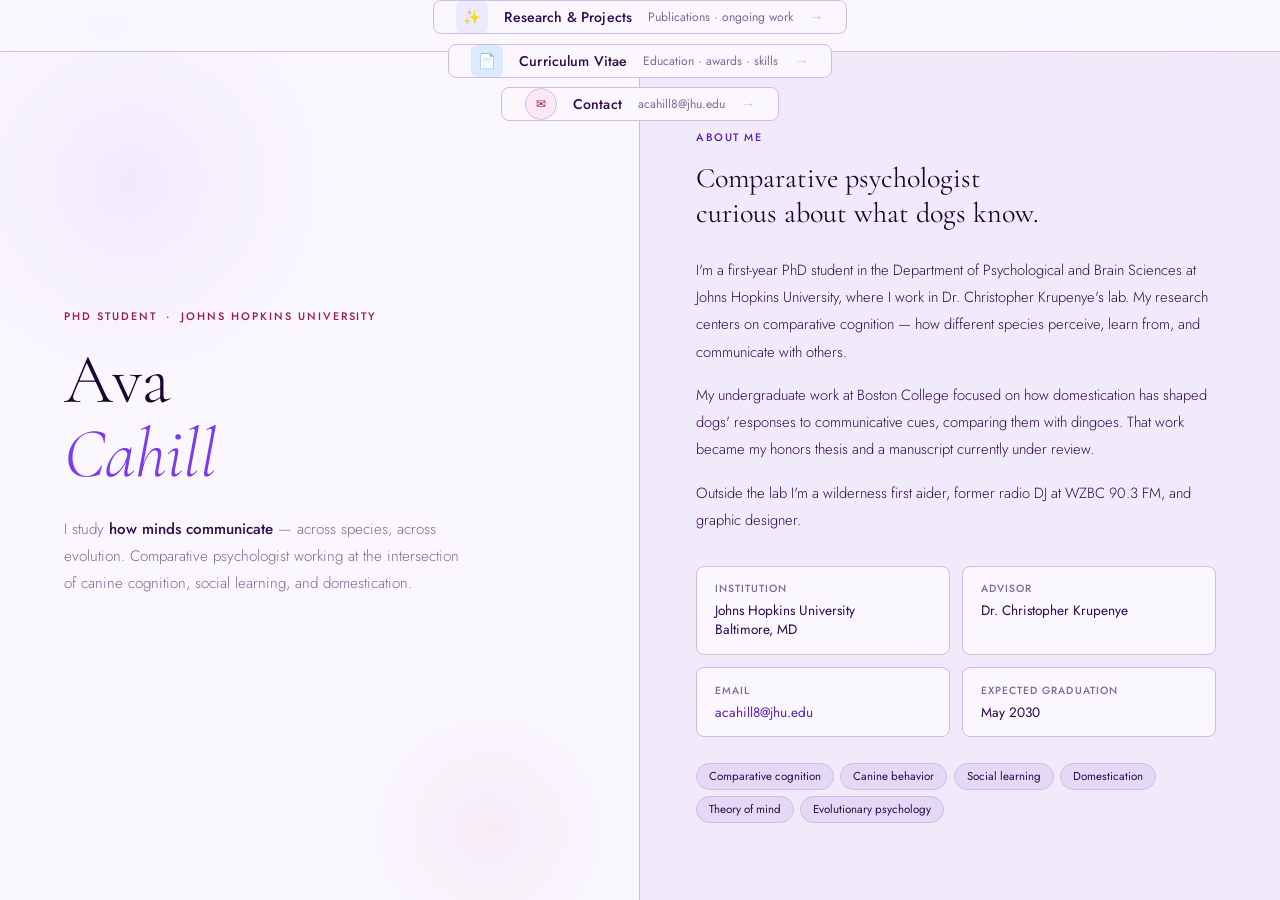
<file: index (1).html>
<!DOCTYPE html>
<html lang="en">
<head>
<meta charset="UTF-8"/>
<meta name="viewport" content="width=device-width,initial-scale=1.0"/>
<title>Ava Cahill</title>
<link href="https://fonts.googleapis.com/css2?family=Cormorant+Garamond:ital,wght@0,300;0,400;0,600;1,300;1,400&family=Jost:wght@300;400;500&display=swap" rel="stylesheet"/>
<style>
*,*::before,*::after{box-sizing:border-box;margin:0;padding:0;}
:root{
  --bg:       #faf7ff;
  --bg2:      #f0eafa;
  --bg3:      #e4d9f5;
  --border:   #cbbde8;
  --ink:      #180630;
  --ink2:     #2d0a4e;
  --muted:    #7c6a94;
  --accent:   #5b21b6;
  --accent2:  #7c3aed;
  --tag:      #9d174d;
  --blue:     #1e3a8a;
}
html,body{height:100%;overflow:hidden;}
body{
  font-family:'Jost',sans-serif;
  background:var(--bg);
  color:var(--ink);
  display:flex;
  flex-direction:column;
}

/* ── NAV ── */
nav{
  position:fixed;top:0;left:0;right:0;z-index:50;
  display:flex;align-items:center;justify-content:space-between;
  padding:0 3rem;height:52px;
  background:rgba(250,247,255,0.88);
  backdrop-filter:blur(12px);
  border-bottom:1px solid var(--border);
}
.nav-name{
  font-family:'Cormorant Garamond',serif;
  font-size:1.1rem;font-weight:600;
  color:var(--ink);text-decoration:none;
  letter-spacing:0.04em;
}
.nav-links{display:flex;gap:2.2rem;list-style:none;}
.nav-links a{
  text-decoration:none;font-size:0.72rem;font-weight:500;
  letter-spacing:0.12em;text-transform:uppercase;
  color:var(--muted);transition:color 0.2s;
}
.nav-links a:hover{color:var(--accent);}

/* ── MAIN LAYOUT ── */
.page{
  flex:1;display:grid;
  grid-template-columns:1fr 1fr;
  padding-top:52px;
  height:calc(100vh - 52px);
  overflow:hidden;
}

/* ── LEFT — NAME HERO ── */
.hero-left{
  display:flex;flex-direction:column;
  justify-content:center;
  padding:4rem 3.5rem 4rem 4rem;
  position:relative;
  border-right:1px solid var(--border);
}

/* subtle background geometry */
.hero-left::before{
  content:'';
  position:absolute;
  top:-80px;left:-80px;
  width:420px;height:420px;
  border-radius:50%;
  background:radial-gradient(circle,rgba(124,58,237,0.07) 0%,transparent 70%);
  pointer-events:none;
}
.hero-left::after{
  content:'';
  position:absolute;
  bottom:-60px;right:20px;
  width:260px;height:260px;
  border-radius:50%;
  background:radial-gradient(circle,rgba(157,23,77,0.05) 0%,transparent 70%);
  pointer-events:none;
}

.eyebrow{
  font-size:0.68rem;font-weight:500;
  letter-spacing:0.18em;text-transform:uppercase;
  color:var(--tag);
  margin-bottom:1.2rem;
  opacity:0;animation:fadeUp 0.7s 0.1s forwards;
}
h1{
  font-family:'Cormorant Garamond',serif;
  font-size:clamp(3.2rem,5.5vw,5.5rem);
  font-weight:300;
  line-height:1.05;
  color:var(--ink);
  margin-bottom:1.6rem;
  opacity:0;animation:fadeUp 0.7s 0.25s forwards;
}
h1 em{
  font-style:italic;
  color:var(--accent2);
  font-weight:300;
}
.tagline{
  font-size:0.95rem;font-weight:300;
  color:var(--muted);
  line-height:1.75;
  max-width:400px;
  margin-bottom:3rem;
  opacity:0;animation:fadeUp 0.7s 0.4s forwards;
}
.tagline strong{color:var(--ink2);font-weight:500;}

.nav-pills{
  display:flex;flex-direction:column;gap:0.6rem;
  opacity:0;animation:fadeUp 0.7s 0.55s forwards;
}
.pill{
  display:flex;align-items:center;gap:1rem;
  padding:1rem 1.4rem;
  background:var(--bg);
  border:1px solid var(--border);
  border-radius:8px;
  text-decoration:none;
  color:var(--ink2);
  font-size:0.88rem;font-weight:400;
  transition:all 0.22s;
  position:relative;overflow:hidden;
}
.pill::before{
  content:'';
  position:absolute;left:0;top:0;bottom:0;
  width:3px;
  background:var(--accent);
  transform:scaleY(0);
  transition:transform 0.2s;
  border-radius:0 2px 2px 0;
}
.pill:hover{
  background:var(--bg2);
  border-color:var(--accent2);
  transform:translateX(4px);
}
.pill:hover::before{transform:scaleY(1);}
.pill-icon{
  width:32px;height:32px;border-radius:6px;
  display:flex;align-items:center;justify-content:center;
  font-size:0.9rem;flex-shrink:0;
}
.pill-icon.purple{background:#ede9fe;color:var(--accent);}
.pill-icon.blue  {background:#dbeafe;color:var(--blue);}
.pill-icon.tag   {background:#fce7f3;color:var(--tag);}
.pill-label{font-weight:500;letter-spacing:0.01em;}
.pill-sub{font-size:0.76rem;color:var(--muted);margin-left:auto;}
.pill-arrow{color:var(--border);font-size:0.9rem;transition:color 0.2s,transform 0.2s;}
.pill:hover .pill-arrow{color:var(--accent);transform:translateX(3px);}

/* ── RIGHT — ABOUT ── */
.hero-right{
  display:flex;flex-direction:column;
  justify-content:center;
  padding:4rem 4rem 4rem 3.5rem;
  background:var(--bg2);
  overflow-y:auto;
}

.section-label{
  font-size:0.68rem;font-weight:500;
  letter-spacing:0.14em;text-transform:uppercase;
  color:var(--accent);margin-bottom:1rem;
  opacity:0;animation:fadeUp 0.7s 0.3s forwards;
}
.about-heading{
  font-family:'Cormorant Garamond',serif;
  font-size:clamp(1.4rem,2.2vw,2rem);
  font-weight:400;
  color:var(--ink);
  line-height:1.25;
  margin-bottom:1.6rem;
  opacity:0;animation:fadeUp 0.7s 0.45s forwards;
}
.about-body{
  opacity:0;animation:fadeUp 0.7s 0.6s forwards;
}
.about-body p{
  font-size:0.92rem;font-weight:300;
  color:var(--ink2);line-height:1.85;
  margin-bottom:1rem;
}
.about-body p:last-child{margin-bottom:0;}

.meta-grid{
  display:grid;grid-template-columns:1fr 1fr;
  gap:0.8rem;margin-top:2rem;
  opacity:0;animation:fadeUp 0.7s 0.75s forwards;
}
.meta-card{
  background:var(--bg);
  border:1px solid var(--border);
  border-radius:8px;
  padding:0.9rem 1.1rem;
}
.meta-card .lbl{
  font-size:0.65rem;font-weight:500;
  letter-spacing:0.1em;text-transform:uppercase;
  color:var(--muted);margin-bottom:0.3rem;
}
.meta-card .val{
  font-size:0.85rem;color:var(--ink2);
  font-weight:400;line-height:1.4;
}
.meta-card .val a{color:var(--accent);text-decoration:none;}
.meta-card .val a:hover{text-decoration:underline;}

/* interests tags */
.tags{display:flex;flex-wrap:wrap;gap:0.4rem;margin-top:1.6rem;opacity:0;animation:fadeUp 0.7s 0.9s forwards;}
.tag{
  font-size:0.72rem;font-weight:400;
  padding:0.28rem 0.75rem;
  border-radius:20px;
  background:var(--bg3);
  border:1px solid var(--border);
  color:var(--ink2);
}

/* ── ANIMATIONS ── */
@keyframes fadeUp{
  from{opacity:0;transform:translateY(14px);}
  to{opacity:1;transform:translateY(0);}
}

/* ── RESPONSIVE ── */
@media(max-width:780px){
  html,body{overflow:auto;}
  .page{grid-template-columns:1fr;height:auto;overflow:visible;}
  nav{padding:0 1.4rem;}
  .hero-left{padding:3rem 1.5rem;border-right:none;border-bottom:1px solid var(--border);}
  .hero-right{padding:3rem 1.5rem;}
  .meta-grid{grid-template-columns:1fr;}
}
</style>
</head>
<body>

<nav>
  <a href="index.html" class="nav-name">Ava Cahill</a>
  <ul class="nav-links">
    <li><a href="research.html">Research</a></li>
    <li><a href="cv.html">CV</a></li>
    <li><a href="contact.html">Contact</a></li>
  </ul>
</nav>

<main class="page">

  <!-- LEFT -->
  <div class="hero-left">
    <div class="eyebrow">PhD Student &nbsp;·&nbsp; Johns Hopkins University</div>
    <h1>Ava<br><em>Cahill</em></h1>
    <p class="tagline">
      I study <strong>how minds communicate</strong> — across species, across evolution.
      Comparative psychologist working at the intersection of canine cognition,
      social learning, and domestication.
    </p>

    <nav class="nav-pills" aria-label="Site sections">
      <a href="research.html" class="pill">
        <span class="pill-icon purple">&#x2728;</span>
        <span class="pill-label">Research &amp; Projects</span>
        <span class="pill-sub">Publications · ongoing work</span>
        <span class="pill-arrow">&#x2192;</span>
      </a>
      <a href="cv.html" class="pill">
        <span class="pill-icon blue">&#x1F4C4;</span>
        <span class="pill-label">Curriculum Vitae</span>
        <span class="pill-sub">Education · awards · skills</span>
        <span class="pill-arrow">&#x2192;</span>
      </a>
      <a href="contact.html" class="pill">
        <span class="pill-icon tag">&#x2709;</span>
        <span class="pill-label">Contact</span>
        <span class="pill-sub">acahill8@jhu.edu</span>
        <span class="pill-arrow">&#x2192;</span>
      </a>
    </nav>
  </div>

  <!-- RIGHT -->
  <div class="hero-right">
    <div class="section-label">About me</div>
    <h2 class="about-heading">Comparative psychologist<br>curious about what dogs know.</h2>
    <div class="about-body">
      <p>I'm a first-year PhD student in the Department of Psychological and Brain Sciences at Johns Hopkins University, where I work in Dr. Christopher Krupenye's lab. My research centers on comparative cognition — how different species perceive, learn from, and communicate with others.</p>
      <p>My undergraduate work at Boston College focused on how domestication has shaped dogs' responses to communicative cues, comparing them with dingoes. That work became my honors thesis and a manuscript currently under review.</p>
      <p>Outside the lab I'm a wilderness first aider, former radio DJ at WZBC 90.3 FM, and graphic designer.</p>
    </div>

    <div class="meta-grid">
      <div class="meta-card">
        <div class="lbl">Institution</div>
        <div class="val">Johns Hopkins University<br>Baltimore, MD</div>
      </div>
      <div class="meta-card">
        <div class="lbl">Advisor</div>
        <div class="val">Dr. Christopher Krupenye</div>
      </div>
      <div class="meta-card">
        <div class="lbl">Email</div>
        <div class="val"><a href="mailto:acahill8@jhu.edu">acahill8@jhu.edu</a></div>
      </div>
      <div class="meta-card">
        <div class="lbl">Expected graduation</div>
        <div class="val">May 2030</div>
      </div>
    </div>

    <div class="tags">
      <span class="tag">Comparative cognition</span>
      <span class="tag">Canine behavior</span>
      <span class="tag">Social learning</span>
      <span class="tag">Domestication</span>
      <span class="tag">Theory of mind</span>
      <span class="tag">Evolutionary psychology</span>
    </div>
  </div>

</main>
</body>
</html>
</file>
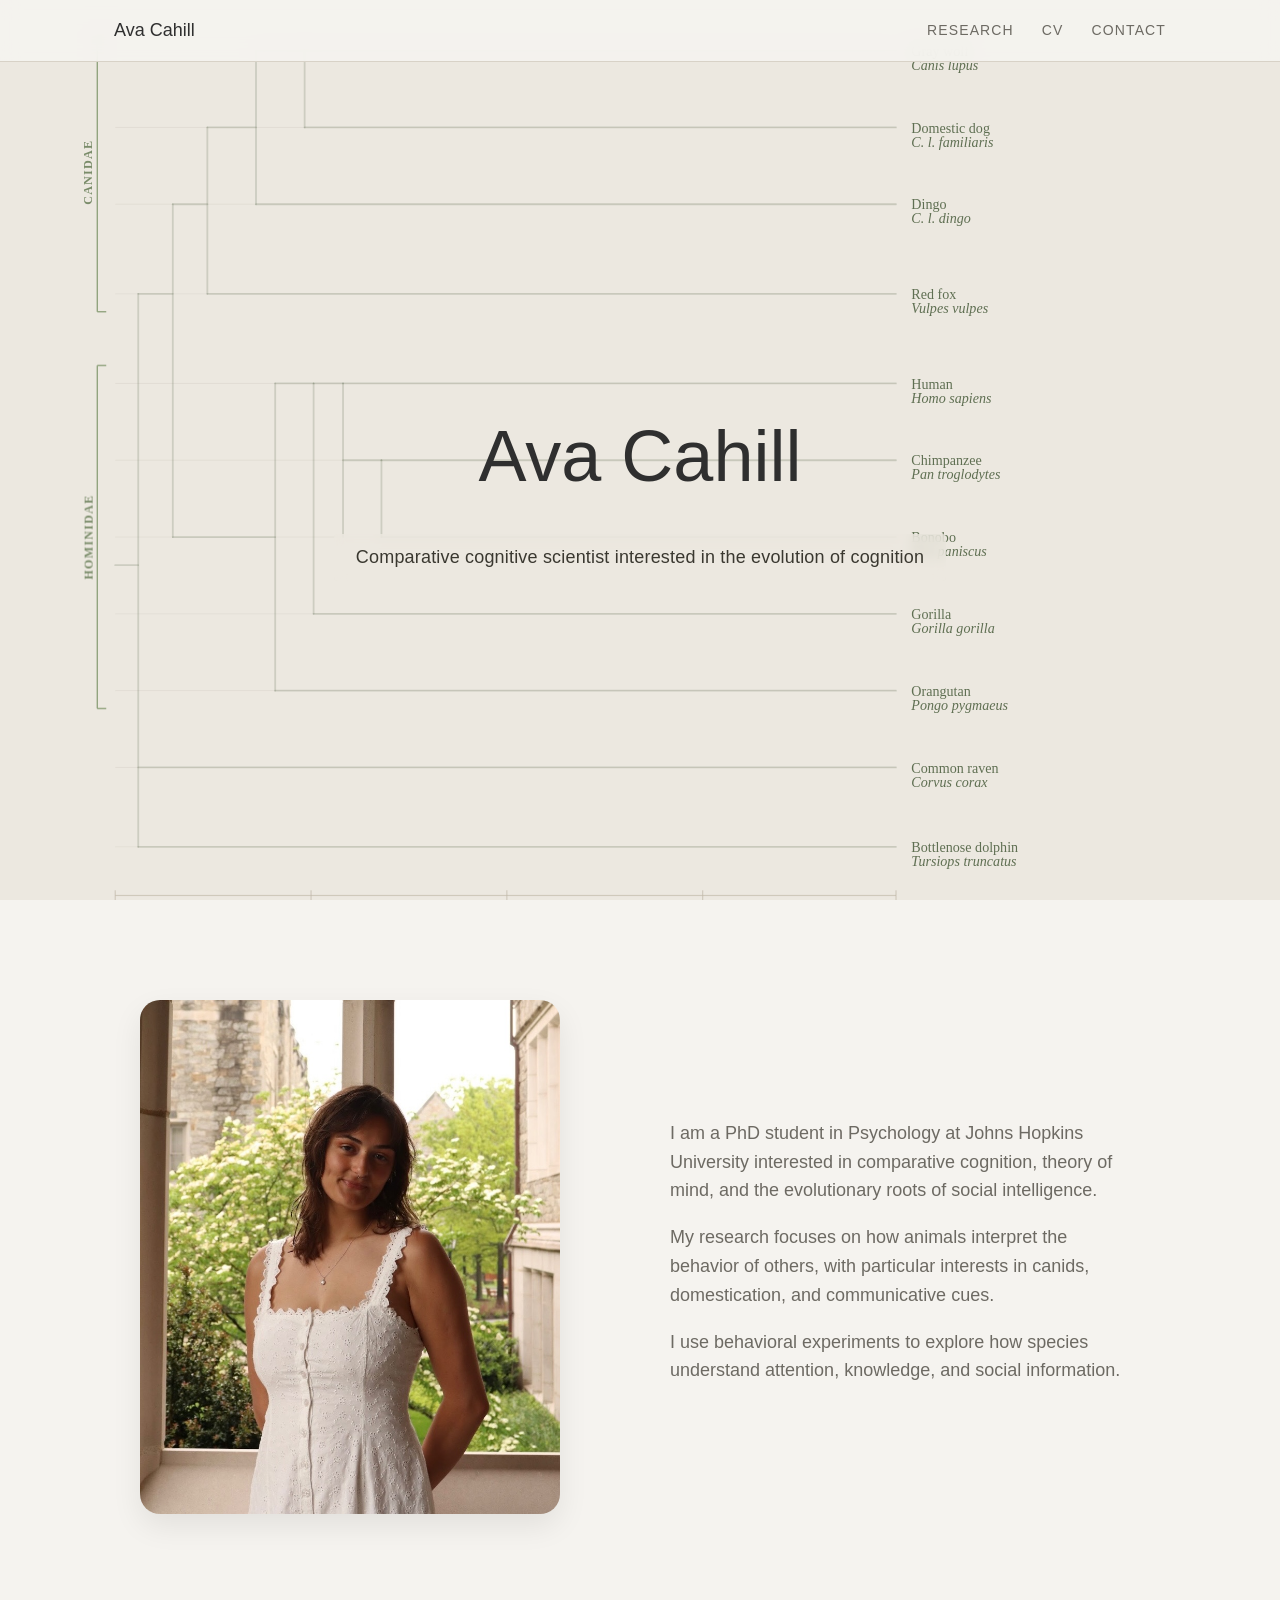
<file: index (2).html>
<!DOCTYPE html>
<html lang="en">
<head>
<meta charset="UTF-8">
<meta name="viewport" content="width=device-width, initial-scale=1.0">
<title>Ava Cahill</title>
<link rel="icon" type="image/png" href="favicon.png">

<style>
*,
*::before,
*::after{
  box-sizing:border-box;
  margin:0;
  padding:0;
}

html{
  scroll-behavior:smooth;
}

:root{
  --bg:#f5f3ef;
  --bg2:#ece8e0;
  --border:#d8d2c7;
  --text:#2f2f2f;
  --muted:#6d6a63;
  --accent:#5f6f52;
}

body{
  font-family:"Helvetica Neue", Helvetica, Arial, sans-serif;
  font-weight:300;
  background:var(--bg);
  color:var(--text);
  line-height:1.6;
}

/* NAV */
.navbar{
  position:fixed;
  top:0;
  width:100%;
  background:rgba(245,243,239,0.92);
  backdrop-filter:blur(10px);
  border-bottom:1px solid var(--border);
  z-index:1000;
}

.nav-container{
  max-width:1100px;
  margin:auto;
  padding:16px 24px;
  display:flex;
  justify-content:space-between;
  align-items:center;
}

.logo{
  text-decoration:none;
  color:var(--text);
  font-size:18px;
}

nav{
  display:flex;
  gap:28px;
}

nav a{
  text-decoration:none;
  color:var(--muted);
  font-size:14px;
  text-transform:uppercase;
  letter-spacing:.08em;
}

nav a:hover{
  color:var(--accent);
}

/* HERO */
.hero{
  position:relative;
  min-height:100vh;
  display:flex;
  align-items:center;
  justify-content:center;
  text-align:center;
  background:var(--bg2);
  overflow:hidden;
  padding-top:80px;
}

.hero-content{
  position:relative;
  z-index:2;
  max-width:800px;
  padding:0 24px;
}

.hero h1{
  font-size:72px;
  font-weight:300;
  margin-bottom:20px;
}

/* Subtitle: darker text + pill background for legibility */
.subtitle{
  display:inline-block;
  font-size:18px;
  color:#3a3830;
  background:rgba(236,232,224,0.72);
  backdrop-filter:blur(6px);
  -webkit-backdrop-filter:blur(6px);
  padding:9px 22px;
  border-radius:4px;
  letter-spacing:0.01em;
}

/* PHYLO SVG */
.phylo-bg{
  position:absolute;
  top:0;
  left:0;
  width:100%;
  height:100%;
  z-index:1;
  pointer-events:none;
}

/* ABOUT */
.about{
  padding:100px 24px;
}

.about-container{
  max-width:1000px;
  margin:auto;
  display:grid;
  grid-template-columns:1fr 1fr;
  gap:60px;
  align-items:center;
}

.about-text p{
  font-size:18px;
  color:var(--muted);
  margin-bottom:18px;
}

.about-image img{
  width:100%;
  max-width:420px;
  border-radius:20px;
  box-shadow:0 12px 30px rgba(0,0,0,0.08);
}

/* MOBILE */
@media (max-width:820px){
  .hero h1{font-size:46px;}
  .about-container{
    grid-template-columns:1fr;
    text-align:center;
  }
  .about-image img{
    margin:auto;
  }
}
</style>
</head>

<body>

<header class="navbar">
  <div class="nav-container">
    <a href="index.html" class="logo">Ava Cahill</a>
    <nav>
      <a href="research.html">Research</a>
      <a href="cv.html">CV</a>
      <a href="contact.html">Contact</a>
    </nav>
  </div>
</header>

<!-- HERO -->
<section class="hero">

  <svg class="phylo-bg" viewBox="0 0 1000 800" preserveAspectRatio="xMidYMid slice" xmlns="http://www.w3.org/2000/svg">
    <defs>

      <!-- Motion paths: each traces the full route from root to tip -->
      <path id="path-wolf"      d="M90,490 L108,490 L108,278 L135,278 L135,208 L162,208 L162,148 L200,148 L200,88 L238,88 L700,88"/>
      <path id="path-dog"       d="M90,490 L108,490 L108,278 L135,278 L135,208 L162,208 L162,148 L200,148 L200,88 L238,88 L238,148 L700,148"/>
      <path id="path-dingo"     d="M90,490 L108,490 L108,278 L135,278 L135,208 L162,208 L162,148 L200,148 L200,208 L700,208"/>
      <path id="path-fox"       d="M90,490 L108,490 L108,278 L135,278 L135,208 L162,208 L162,278 L700,278"/>
      <path id="path-human"     d="M90,490 L108,490 L108,278 L135,278 L135,468 L215,468 L215,348 L245,348 L268,348 L700,348"/>
      <path id="path-chimp"     d="M90,490 L108,490 L108,278 L135,278 L135,468 L215,468 L215,348 L245,348 L268,348 L268,408 L298,408 L700,408"/>
      <path id="path-bonobo"    d="M90,490 L108,490 L108,278 L135,278 L135,468 L215,468 L215,348 L245,348 L268,348 L268,468 L298,468 L700,468"/>
      <path id="path-gorilla"   d="M90,490 L108,490 L108,278 L135,278 L135,468 L215,468 L215,348 L245,348 L245,528 L700,528"/>
      <path id="path-orangutan" d="M90,490 L108,490 L108,278 L135,278 L135,468 L215,468 L215,588 L700,588"/>
      <path id="path-raven"     d="M90,490 L108,490 L108,648 L700,648"/>
      <path id="path-dolphin"   d="M90,490 L108,490 L108,710 L700,710"/>

      <style>
        .br{fill:none;stroke:#5f6f52;stroke-linecap:round;stroke-linejoin:round;}

        /* Branch draw-on */
        .bd{stroke-dasharray:1200;stroke-dashoffset:1200;}
        .bd1 {animation:draw .7s  ease-out 0.1s  forwards;}
        .bd2 {animation:draw .55s ease-out 0.7s  forwards;}
        .bd3 {animation:draw .5s  ease-out 0.95s forwards;}
        .bd4 {animation:draw .42s ease-out 1.12s forwards;}
        .bd5 {animation:draw .42s ease-out 1.25s forwards;}
        .bd6 {animation:draw .38s ease-out 1.40s forwards;}
        .bd7 {animation:draw .38s ease-out 1.52s forwards;}
        .bd8 {animation:draw .36s ease-out 1.65s forwards;}
        .bd9 {animation:draw .36s ease-out 1.76s forwards;}
        .bd10{animation:draw .34s ease-out 1.87s forwards;}
        .bd11{animation:draw .34s ease-out 1.98s forwards;}
        .bd12{animation:draw .32s ease-out 2.08s forwards;}
        .bd13{animation:draw .32s ease-out 2.18s forwards;}
        .bd14{animation:draw .32s ease-out 2.28s forwards;}
        .bd15{animation:draw .32s ease-out 2.38s forwards;}
        .bd16{animation:draw .32s ease-out 2.48s forwards;}
        .bd17{animation:draw .32s ease-out 2.58s forwards;}
        @keyframes draw{to{stroke-dashoffset:0;}}

        /* Labels */
        .lbl{font-family:Georgia,serif;font-size:11px;fill:#5f6f52;opacity:0;}
        .lbi{font-style:italic;}
        .lb1 {animation:fi .5s ease-out 2.75s forwards;}
        .lb2 {animation:fi .5s ease-out 2.85s forwards;}
        .lb3 {animation:fi .5s ease-out 2.95s forwards;}
        .lb4 {animation:fi .5s ease-out 3.05s forwards;}
        .lb5 {animation:fi .5s ease-out 3.15s forwards;}
        .lb6 {animation:fi .5s ease-out 3.25s forwards;}
        .lb7 {animation:fi .5s ease-out 3.35s forwards;}
        .lb8 {animation:fi .5s ease-out 3.45s forwards;}
        .lb9 {animation:fi .5s ease-out 3.55s forwards;}
        .lb10{animation:fi .5s ease-out 3.65s forwards;}
        .lb11{animation:fi .5s ease-out 3.75s forwards;}
        @keyframes fi{to{opacity:1;}}

        .cladelbl{font-family:Georgia,serif;font-size:9.5px;font-weight:700;letter-spacing:.1em;opacity:0;animation:fi .6s ease-out 3.9s forwards;}
        .tscale{opacity:0;animation:fi .8s ease-out 4.1s forwards;}
        .tslbl{font-family:Georgia,serif;font-size:9px;fill:#a09880;}
      </style>
    </defs>

    <!-- Faint guide lines -->
    <line x1="90" y1="88"  x2="700" y2="88"  stroke="#ddd8ce" stroke-width=".5"/>
    <line x1="90" y1="148" x2="700" y2="148" stroke="#ddd8ce" stroke-width=".5"/>
    <line x1="90" y1="208" x2="700" y2="208" stroke="#ddd8ce" stroke-width=".5"/>
    <line x1="90" y1="278" x2="700" y2="278" stroke="#ddd8ce" stroke-width=".5"/>
    <line x1="90" y1="348" x2="700" y2="348" stroke="#ddd8ce" stroke-width=".5"/>
    <line x1="90" y1="408" x2="700" y2="408" stroke="#ddd8ce" stroke-width=".5"/>
    <line x1="90" y1="468" x2="700" y2="468" stroke="#ddd8ce" stroke-width=".5"/>
    <line x1="90" y1="528" x2="700" y2="528" stroke="#ddd8ce" stroke-width=".5"/>
    <line x1="90" y1="588" x2="700" y2="588" stroke="#ddd8ce" stroke-width=".5"/>
    <line x1="90" y1="648" x2="700" y2="648" stroke="#ddd8ce" stroke-width=".5"/>
    <line x1="90" y1="710" x2="700" y2="710" stroke="#ddd8ce" stroke-width=".5"/>

    <!-- BRANCHES -->
    <!-- root stem -->
    <polyline class="br bd bd1"  opacity=".22" stroke-width="1.4" points="90,490 108,490"/>
    <!-- root vertical -->
    <polyline class="br bd bd2"  opacity=".22" stroke-width="1.4" points="108,278 108,710"/>
    <!-- to carnivora -->
    <polyline class="br bd bd2"  opacity=".22" stroke-width="1.4" points="108,278 135,278"/>
    <!-- carnivora vertical -->
    <polyline class="br bd bd3"  opacity=".22" stroke-width="1.4" points="135,208 135,468"/>
    <!-- canid stem -->
    <polyline class="br bd bd3"  opacity=".22" stroke-width="1.4" points="135,208 162,208"/>
    <!-- canid vertical -->
    <polyline class="br bd bd4"  opacity=".22" stroke-width="1.4" points="162,148 162,278"/>
    <!-- fox tip -->
    <polyline class="br bd bd5"  opacity=".22" stroke-width="1.4" points="162,278 700,278"/>
    <!-- wolf/dog/dingo stem -->
    <polyline class="br bd bd4"  opacity=".22" stroke-width="1.4" points="162,148 200,148"/>
    <!-- wolf/dog/dingo vertical -->
    <polyline class="br bd bd5"  opacity=".22" stroke-width="1.4" points="200,88 200,208"/>
    <!-- dingo tip -->
    <polyline class="br bd bd6"  opacity=".22" stroke-width="1.4" points="200,208 700,208"/>
    <!-- wolf+dog stem -->
    <polyline class="br bd bd5"  opacity=".22" stroke-width="1.4" points="200,88 238,88"/>
    <!-- wolf+dog vertical -->
    <polyline class="br bd bd6"  opacity=".22" stroke-width="1.4" points="238,88 238,148"/>
    <!-- wolf tip -->
    <polyline class="br bd bd7"  opacity=".22" stroke-width="1.4" points="238,88  700,88"/>
    <!-- dog tip -->
    <polyline class="br bd bd7"  opacity=".22" stroke-width="1.4" points="238,148 700,148"/>
    <!-- primate stem -->
    <polyline class="br bd bd8"  opacity=".22" stroke-width="1.4" points="135,468 215,468"/>
    <!-- great ape vertical -->
    <polyline class="br bd bd9"  opacity=".22" stroke-width="1.4" points="215,348 215,588"/>
    <!-- orangutan tip -->
    <polyline class="br bd bd10" opacity=".22" stroke-width="1.4" points="215,588 700,588"/>
    <!-- african ape stem -->
    <polyline class="br bd bd9"  opacity=".22" stroke-width="1.4" points="215,348 245,348"/>
    <!-- african ape vertical -->
    <polyline class="br bd bd10" opacity=".22" stroke-width="1.4" points="245,348 245,528"/>
    <!-- gorilla tip -->
    <polyline class="br bd bd11" opacity=".22" stroke-width="1.4" points="245,528 700,528"/>
    <!-- human+chimp+bonobo stem -->
    <polyline class="br bd bd10" opacity=".22" stroke-width="1.4" points="245,348 268,348"/>
    <!-- h/c/b vertical -->
    <polyline class="br bd bd11" opacity=".22" stroke-width="1.4" points="268,348 268,468"/>
    <!-- human tip -->
    <polyline class="br bd bd12" opacity=".22" stroke-width="1.4" points="268,348 700,348"/>
    <!-- chimp+bonobo stem -->
    <polyline class="br bd bd11" opacity=".22" stroke-width="1.4" points="268,408 298,408"/>
    <!-- chimp+bonobo vertical -->
    <polyline class="br bd bd12" opacity=".22" stroke-width="1.4" points="298,408 298,468"/>
    <!-- chimp tip -->
    <polyline class="br bd bd13" opacity=".22" stroke-width="1.4" points="298,408 700,408"/>
    <!-- bonobo tip -->
    <polyline class="br bd bd13" opacity=".22" stroke-width="1.4" points="298,468 700,468"/>
    <!-- raven -->
    <polyline class="br bd bd14" opacity=".22" stroke-width="1.4" points="108,648 700,648"/>
    <!-- dolphin -->
    <polyline class="br bd bd15" opacity=".22" stroke-width="1.4" points="108,710 700,710"/>

    <!-- LABELS -->
    <text x="712" y="92"  class="lbl lb1">Gray wolf</text>
    <text x="712" y="103" class="lbl lbi lb1">Canis lupus</text>
    <text x="712" y="152" class="lbl lb2">Domestic dog</text>
    <text x="712" y="163" class="lbl lbi lb2">C. l. familiaris</text>
    <text x="712" y="212" class="lbl lb3">Dingo</text>
    <text x="712" y="223" class="lbl lbi lb3">C. l. dingo</text>
    <text x="712" y="282" class="lbl lb4">Red fox</text>
    <text x="712" y="293" class="lbl lbi lb4">Vulpes vulpes</text>
    <text x="712" y="352" class="lbl lb5">Human</text>
    <text x="712" y="363" class="lbl lbi lb5">Homo sapiens</text>
    <text x="712" y="412" class="lbl lb6">Chimpanzee</text>
    <text x="712" y="423" class="lbl lbi lb6">Pan troglodytes</text>
    <text x="712" y="472" class="lbl lb7">Bonobo</text>
    <text x="712" y="483" class="lbl lbi lb7">Pan paniscus</text>
    <text x="712" y="532" class="lbl lb8">Gorilla</text>
    <text x="712" y="543" class="lbl lbi lb8">Gorilla gorilla</text>
    <text x="712" y="592" class="lbl lb9">Orangutan</text>
    <text x="712" y="603" class="lbl lbi lb9">Pongo pygmaeus</text>
    <text x="712" y="652" class="lbl lb10">Common raven</text>
    <text x="712" y="663" class="lbl lbi lb10">Corvus corax</text>
    <text x="712" y="714" class="lbl lb11">Bottlenose dolphin</text>
    <text x="712" y="725" class="lbl lbi lb11">Tursiops truncatus</text>

    <!-- Clade brackets -->
    <g class="cladelbl" fill="#7a8c6a">
      <line x1="76" y1="74"  x2="76" y2="292" stroke="#8a9e76" stroke-width="1" opacity="1"/>
      <line x1="76" y1="74"  x2="83" y2="74"  stroke="#8a9e76" stroke-width="1" opacity="1"/>
      <line x1="76" y1="292" x2="83" y2="292" stroke="#8a9e76" stroke-width="1" opacity="1"/>
      <text x="72" y="183" text-anchor="middle" transform="rotate(-90,72,183)">CANIDAE</text>
      <line x1="76" y1="334" x2="76" y2="602" stroke="#8a9e76" stroke-width="1" opacity="1"/>
      <line x1="76" y1="334" x2="83" y2="334" stroke="#8a9e76" stroke-width="1" opacity="1"/>
      <line x1="76" y1="602" x2="83" y2="602" stroke="#8a9e76" stroke-width="1" opacity="1"/>
      <text x="72" y="468" text-anchor="middle" transform="rotate(-90,72,468)">HOMINIDAE</text>
    </g>

    <!-- Timescale -->
    <g class="tscale">
      <line x1="90" y1="748" x2="700" y2="748" stroke="#c0b8a8" stroke-width=".6"/>
      <line x1="90"  y1="744" x2="90"  y2="752" stroke="#c0b8a8" stroke-width=".6"/>
      <line x1="243" y1="744" x2="243" y2="752" stroke="#c0b8a8" stroke-width=".6"/>
      <line x1="396" y1="744" x2="396" y2="752" stroke="#c0b8a8" stroke-width=".6"/>
      <line x1="549" y1="744" x2="549" y2="752" stroke="#c0b8a8" stroke-width=".6"/>
      <line x1="700" y1="744" x2="700" y2="752" stroke="#c0b8a8" stroke-width=".6"/>
      <text x="90"  y="762" text-anchor="middle" class="tslbl">~95 Ma</text>
      <text x="243" y="762" text-anchor="middle" class="tslbl">~65 Ma</text>
      <text x="396" y="762" text-anchor="middle" class="tslbl">~35 Ma</text>
      <text x="549" y="762" text-anchor="middle" class="tslbl">~10 Ma</text>
      <text x="700" y="762" text-anchor="middle" class="tslbl">present</text>
    </g>

    <!-- ── TRAVELING NODES ──
         Each circle follows its species' full path from root to tip.
         Staggered begin times + looping so they never all sync up.
    -->

    <!-- Wolf -->
    <circle r="3.5" fill="#5f6f52" opacity="0">
      <animate attributeName="opacity" values="0;0;0.5;0.5;0" keyTimes="0;0.08;0.18;0.88;1" dur="6.5s" begin="2.8s" repeatCount="indefinite"/>
      <animateMotion dur="6.5s" begin="2.8s" repeatCount="indefinite"><mpath href="#path-wolf"/></animateMotion>
    </circle>

    <!-- Dog -->
    <circle r="3.5" fill="#5f6f52" opacity="0">
      <animate attributeName="opacity" values="0;0;0.5;0.5;0" keyTimes="0;0.08;0.18;0.88;1" dur="6.8s" begin="3.4s" repeatCount="indefinite"/>
      <animateMotion dur="6.8s" begin="3.4s" repeatCount="indefinite"><mpath href="#path-dog"/></animateMotion>
    </circle>

    <!-- Dingo -->
    <circle r="3.5" fill="#5f6f52" opacity="0">
      <animate attributeName="opacity" values="0;0;0.5;0.5;0" keyTimes="0;0.08;0.18;0.88;1" dur="6.2s" begin="4.1s" repeatCount="indefinite"/>
      <animateMotion dur="6.2s" begin="4.1s" repeatCount="indefinite"><mpath href="#path-dingo"/></animateMotion>
    </circle>

    <!-- Fox -->
    <circle r="3.5" fill="#5f6f52" opacity="0">
      <animate attributeName="opacity" values="0;0;0.5;0.5;0" keyTimes="0;0.08;0.18;0.88;1" dur="5.8s" begin="5.0s" repeatCount="indefinite"/>
      <animateMotion dur="5.8s" begin="5.0s" repeatCount="indefinite"><mpath href="#path-fox"/></animateMotion>
    </circle>

    <!-- Human -->
    <circle r="3.5" fill="#5f6f52" opacity="0">
      <animate attributeName="opacity" values="0;0;0.5;0.5;0" keyTimes="0;0.08;0.18;0.88;1" dur="7.2s" begin="3.1s" repeatCount="indefinite"/>
      <animateMotion dur="7.2s" begin="3.1s" repeatCount="indefinite"><mpath href="#path-human"/></animateMotion>
    </circle>

    <!-- Chimp -->
    <circle r="3.5" fill="#5f6f52" opacity="0">
      <animate attributeName="opacity" values="0;0;0.5;0.5;0" keyTimes="0;0.08;0.18;0.88;1" dur="7.5s" begin="3.9s" repeatCount="indefinite"/>
      <animateMotion dur="7.5s" begin="3.9s" repeatCount="indefinite"><mpath href="#path-chimp"/></animateMotion>
    </circle>

    <!-- Bonobo -->
    <circle r="3.5" fill="#5f6f52" opacity="0">
      <animate attributeName="opacity" values="0;0;0.5;0.5;0" keyTimes="0;0.08;0.18;0.88;1" dur="7.8s" begin="5.3s" repeatCount="indefinite"/>
      <animateMotion dur="7.8s" begin="5.3s" repeatCount="indefinite"><mpath href="#path-bonobo"/></animateMotion>
    </circle>

    <!-- Gorilla -->
    <circle r="3.5" fill="#5f6f52" opacity="0">
      <animate attributeName="opacity" values="0;0;0.5;0.5;0" keyTimes="0;0.08;0.18;0.88;1" dur="7.0s" begin="6.2s" repeatCount="indefinite"/>
      <animateMotion dur="7.0s" begin="6.2s" repeatCount="indefinite"><mpath href="#path-gorilla"/></animateMotion>
    </circle>

    <!-- Orangutan -->
    <circle r="3.5" fill="#5f6f52" opacity="0">
      <animate attributeName="opacity" values="0;0;0.5;0.5;0" keyTimes="0;0.08;0.18;0.88;1" dur="8.2s" begin="4.7s" repeatCount="indefinite"/>
      <animateMotion dur="8.2s" begin="4.7s" repeatCount="indefinite"><mpath href="#path-orangutan"/></animateMotion>
    </circle>

    <!-- Raven -->
    <circle r="3.5" fill="#5f6f52" opacity="0">
      <animate attributeName="opacity" values="0;0;0.5;0.5;0" keyTimes="0;0.08;0.18;0.88;1" dur="5.5s" begin="6.8s" repeatCount="indefinite"/>
      <animateMotion dur="5.5s" begin="6.8s" repeatCount="indefinite"><mpath href="#path-raven"/></animateMotion>
    </circle>

    <!-- Dolphin -->
    <circle r="3.5" fill="#5f6f52" opacity="0">
      <animate attributeName="opacity" values="0;0;0.5;0.5;0" keyTimes="0;0.08;0.18;0.88;1" dur="5.5s" begin="7.5s" repeatCount="indefinite"/>
      <animateMotion dur="5.5s" begin="7.5s" repeatCount="indefinite"><mpath href="#path-dolphin"/></animateMotion>
    </circle>

  </svg>

  <div class="hero-content">
    <h1>Ava Cahill</h1>
    <p class="subtitle">
      Comparative cognitive scientist interested in the evolution of cognition
    </p>
  </div>

</section>

<!-- ABOUT -->
<section class="about">
  <div class="about-container">

    <div class="about-image">
      <img src="Senior Photo.jpeg" alt="Ava Cahill">
    </div>

    <div class="about-text">
      <p>
        I am a PhD student in Psychology at Johns Hopkins University interested in
        comparative cognition, theory of mind, and the evolutionary roots of social intelligence.
      </p>

      <p>
        My research focuses on how animals interpret the behavior of others,
        with particular interests in canids, domestication, and communicative cues.
      </p>

      <p>
        I use behavioral experiments to explore how species understand attention,
        knowledge, and social information.
      </p>
    </div>

  </div>
</section>

</body>
</html>
</file>
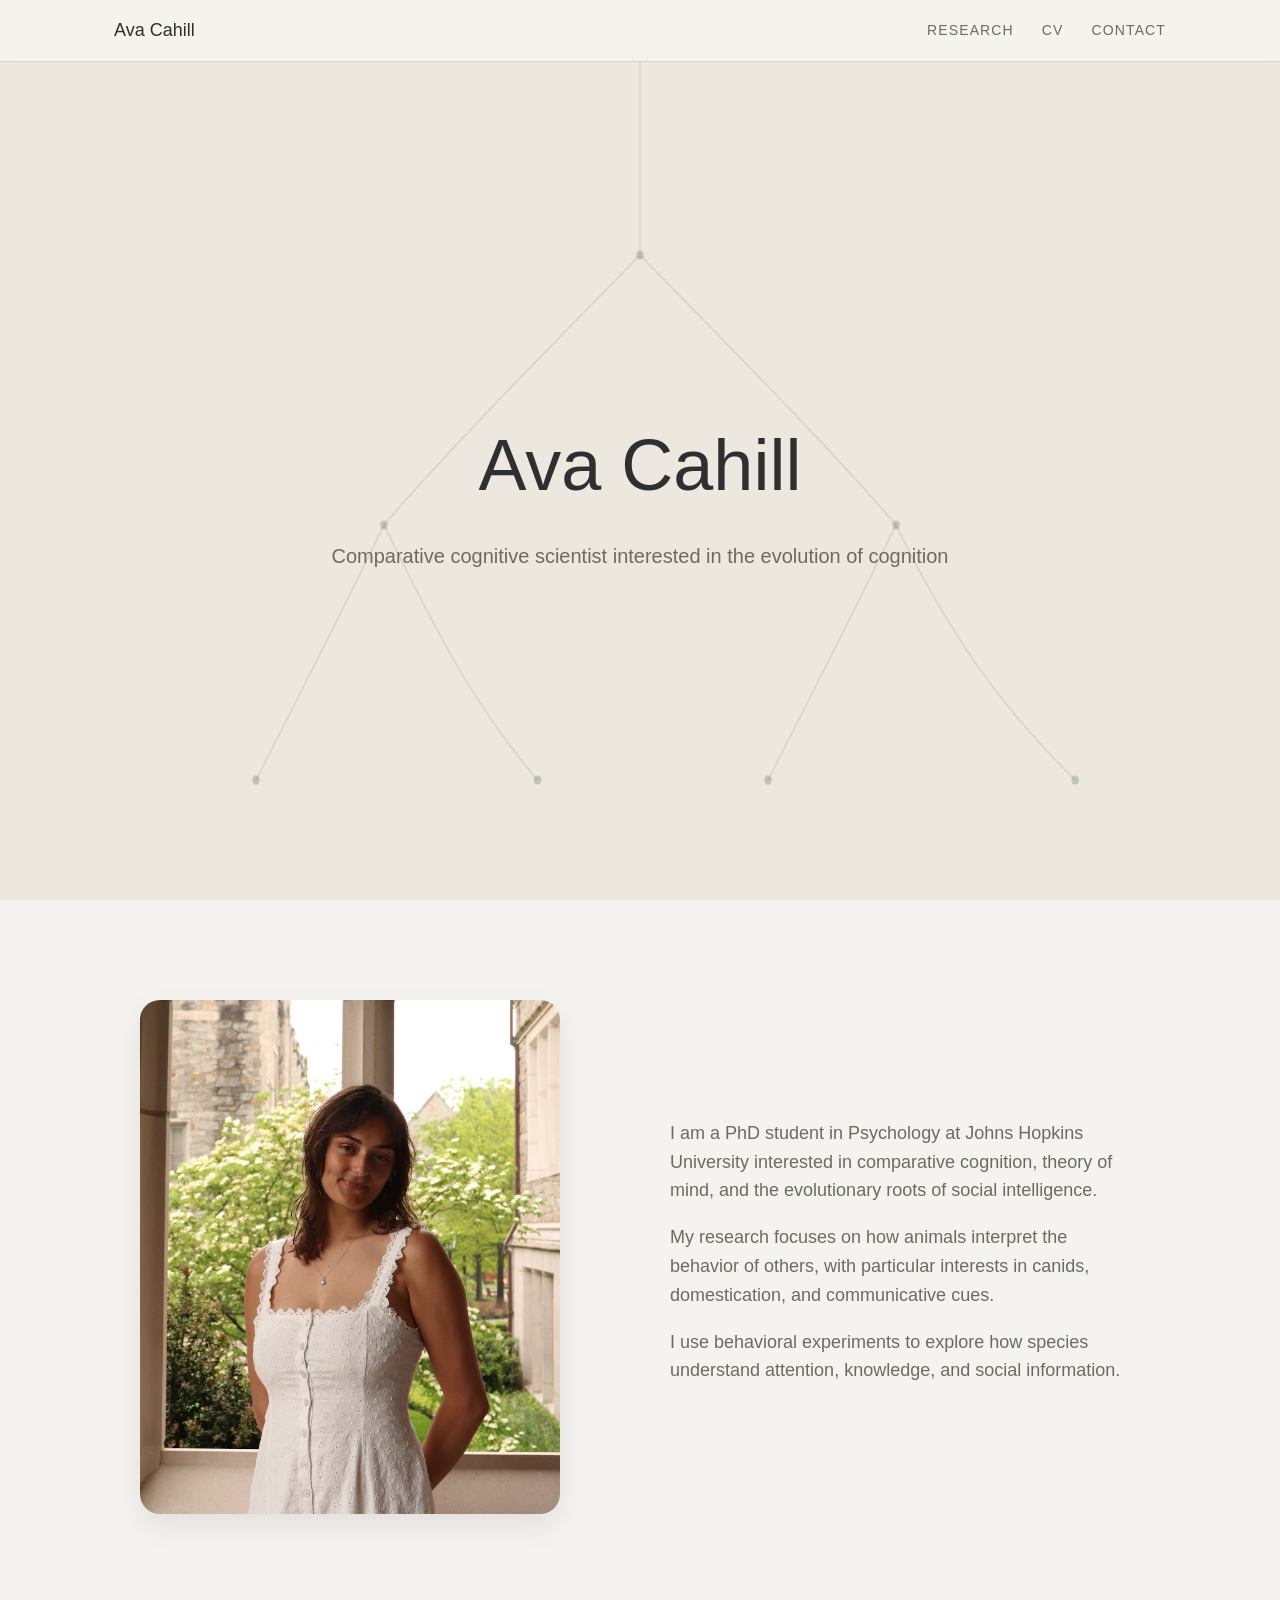
<file: index2.html>
<!DOCTYPE html>
<html lang="en">
<head>
<meta charset="UTF-8">
<meta name="viewport" content="width=device-width, initial-scale=1.0">
<title>Ava Cahill</title>
<link rel="icon" type="image/png" href="favicon.png">

<style>
*,
*::before,
*::after{
  box-sizing:border-box;
  margin:0;
  padding:0;
}

html{
  scroll-behavior:smooth;
}

:root{
  --bg:#f5f3ef;
  --bg2:#ece8e0;
  --border:#d8d2c7;
  --text:#2f2f2f;
  --muted:#6d6a63;
  --accent:#5f6f52;
}

body{
  font-family:"Helvetica Neue", Helvetica, Arial, sans-serif;
  font-weight:300;
  background:var(--bg);
  color:var(--text);
  line-height:1.6;
}

/* NAV */

.navbar{
  position:fixed;
  top:0;
  width:100%;
  background:rgba(245,243,239,0.92);
  backdrop-filter:blur(10px);
  border-bottom:1px solid var(--border);
  z-index:1000;
}

.nav-container{
  max-width:1100px;
  margin:auto;
  padding:16px 24px;
  display:flex;
  justify-content:space-between;
  align-items:center;
}

.logo{
  text-decoration:none;
  color:var(--text);
  font-size:18px;
}

nav{
  display:flex;
  gap:28px;
}

nav a{
  text-decoration:none;
  color:var(--muted);
  font-size:14px;
  text-transform:uppercase;
  letter-spacing:.08em;
}

nav a:hover{
  color:var(--accent);
}

/* HERO */

.hero{
  position:relative;
  min-height:100vh;
  display:flex;
  align-items:center;
  justify-content:center;
  text-align:center;
  background:var(--bg2);
  overflow:hidden;
  padding-top:80px;
}

.hero-content{
  position:relative;
  z-index:2;
  max-width:800px;
  padding:0 24px;
}

.hero h1{
  font-size:72px;
  font-weight:300;
  margin-bottom:16px;
}

.subtitle{
  font-size:20px;
  color:var(--muted);
}

/* PHYLO SVG */

.phylo-bg{
  position:absolute;
  top:0;
  left:0;
  width:100%;
  height:100%;
  z-index:1;
  pointer-events:none;
}

/* branches */
.branch{
  fill:none;
  stroke:#5f6f52;
  stroke-width:1.2;
  opacity:0.15;

  stroke-dasharray:300;
  stroke-dashoffset:300;
  animation:grow 7s ease forwards;
}

.branch:nth-child(1){animation-delay:0s;}
.branch:nth-child(2){animation-delay:0.3s;}
.branch:nth-child(3){animation-delay:0.5s;}
.branch:nth-child(4){animation-delay:0.8s;}
.branch:nth-child(5){animation-delay:1s;}
.branch:nth-child(6){animation-delay:1.2s;}
.branch:nth-child(7){animation-delay:1.4s;}

@keyframes grow{
  to{ stroke-dashoffset:0; }
}

/* nodes */
.node{
  fill:#5f6f52;
  opacity:0.3;
  transform-origin:center;
  animation:pulse 5s ease-in-out infinite;
}

.node:nth-of-type(1){animation-delay:0.5s;}
.node:nth-of-type(2){animation-delay:1s;}
.node:nth-of-type(3){animation-delay:1.3s;}
.node:nth-of-type(4){animation-delay:1.6s;}
.node:nth-of-type(5){animation-delay:2s;}
.node:nth-of-type(6){animation-delay:2.3s;}
.node:nth-of-type(7){animation-delay:2.6s;}

@keyframes pulse{
  0%,100%{transform:scale(1); opacity:0.2;}
  50%{transform:scale(1.7); opacity:0.5;}
}

/* ABOUT */

.about{
  padding:100px 24px;
}

.about-container{
  max-width:1000px;
  margin:auto;
  display:grid;
  grid-template-columns:1fr 1fr;
  gap:60px;
  align-items:center;
}

.about-text p{
  font-size:18px;
  color:var(--muted);
  margin-bottom:18px;
}

.about-image img{
  width:100%;
  max-width:420px;
  border-radius:20px;
  box-shadow:0 12px 30px rgba(0,0,0,0.08);
}

/* MOBILE */

@media (max-width:820px){

  .hero h1{font-size:46px;}

  .about-container{
    grid-template-columns:1fr;
    text-align:center;
  }

  .about-image img{
    margin:auto;
  }
}
</style>
</head>

<body>

<header class="navbar">
  <div class="nav-container">
    <a href="index.html" class="logo">Ava Cahill</a>
    <nav>
      <a href="research.html">Research</a>
      <a href="cv.html">CV</a>
      <a href="contact.html">Contact</a>
    </nav>
  </div>
</header>

<!-- HERO -->

<section class="hero">

<svg class="phylo-bg" viewBox="0 0 1000 600" preserveAspectRatio="none">

  <!-- top root -->
  <path class="branch" d="M500 40 C500 80 500 120 500 170" />

  <!-- first split -->
  <path class="branch" d="M500 170 C420 240 350 300 300 350" />
  <path class="branch" d="M500 170 C580 240 650 300 700 350" />

  <!-- second splits -->
  <path class="branch" d="M300 350 C260 420 230 470 200 520" />
  <path class="branch" d="M300 350 C340 420 370 470 420 520" />

  <path class="branch" d="M700 350 C660 420 630 470 600 520" />
  <path class="branch" d="M700 350 C740 420 780 470 840 520" />

  <!-- nodes -->
  <circle class="node" cx="500" cy="170" r="3"/>
  <circle class="node" cx="300" cy="350" r="3"/>
  <circle class="node" cx="700" cy="350" r="3"/>
  <circle class="node" cx="200" cy="520" r="3"/>
  <circle class="node" cx="420" cy="520" r="3"/>
  <circle class="node" cx="600" cy="520" r="3"/>
  <circle class="node" cx="840" cy="520" r="3"/>

</svg>

  <div class="hero-content">
    <h1>Ava Cahill</h1>
    <p class="subtitle">
      Comparative cognitive scientist interested in the evolution of cognition
    </p>
  </div>

</section>

<!-- ABOUT -->

<section class="about">
  <div class="about-container">

    <div class="about-image">
      <img src="Senior Photo.jpeg" alt="Ava Cahill">
    </div>

    <div class="about-text">
      <p>
        I am a PhD student in Psychology at Johns Hopkins University interested in
        comparative cognition, theory of mind, and the evolutionary roots of social intelligence.
      </p>

      <p>
        My research focuses on how animals interpret the behavior of others,
        with particular interests in canids, domestication, and communicative cues.
      </p>

      <p>
        I use behavioral experiments to explore how species understand attention,
        knowledge, and social information.
      </p>
    </div>

  </div>
</section>

</body>
</html>
</file>
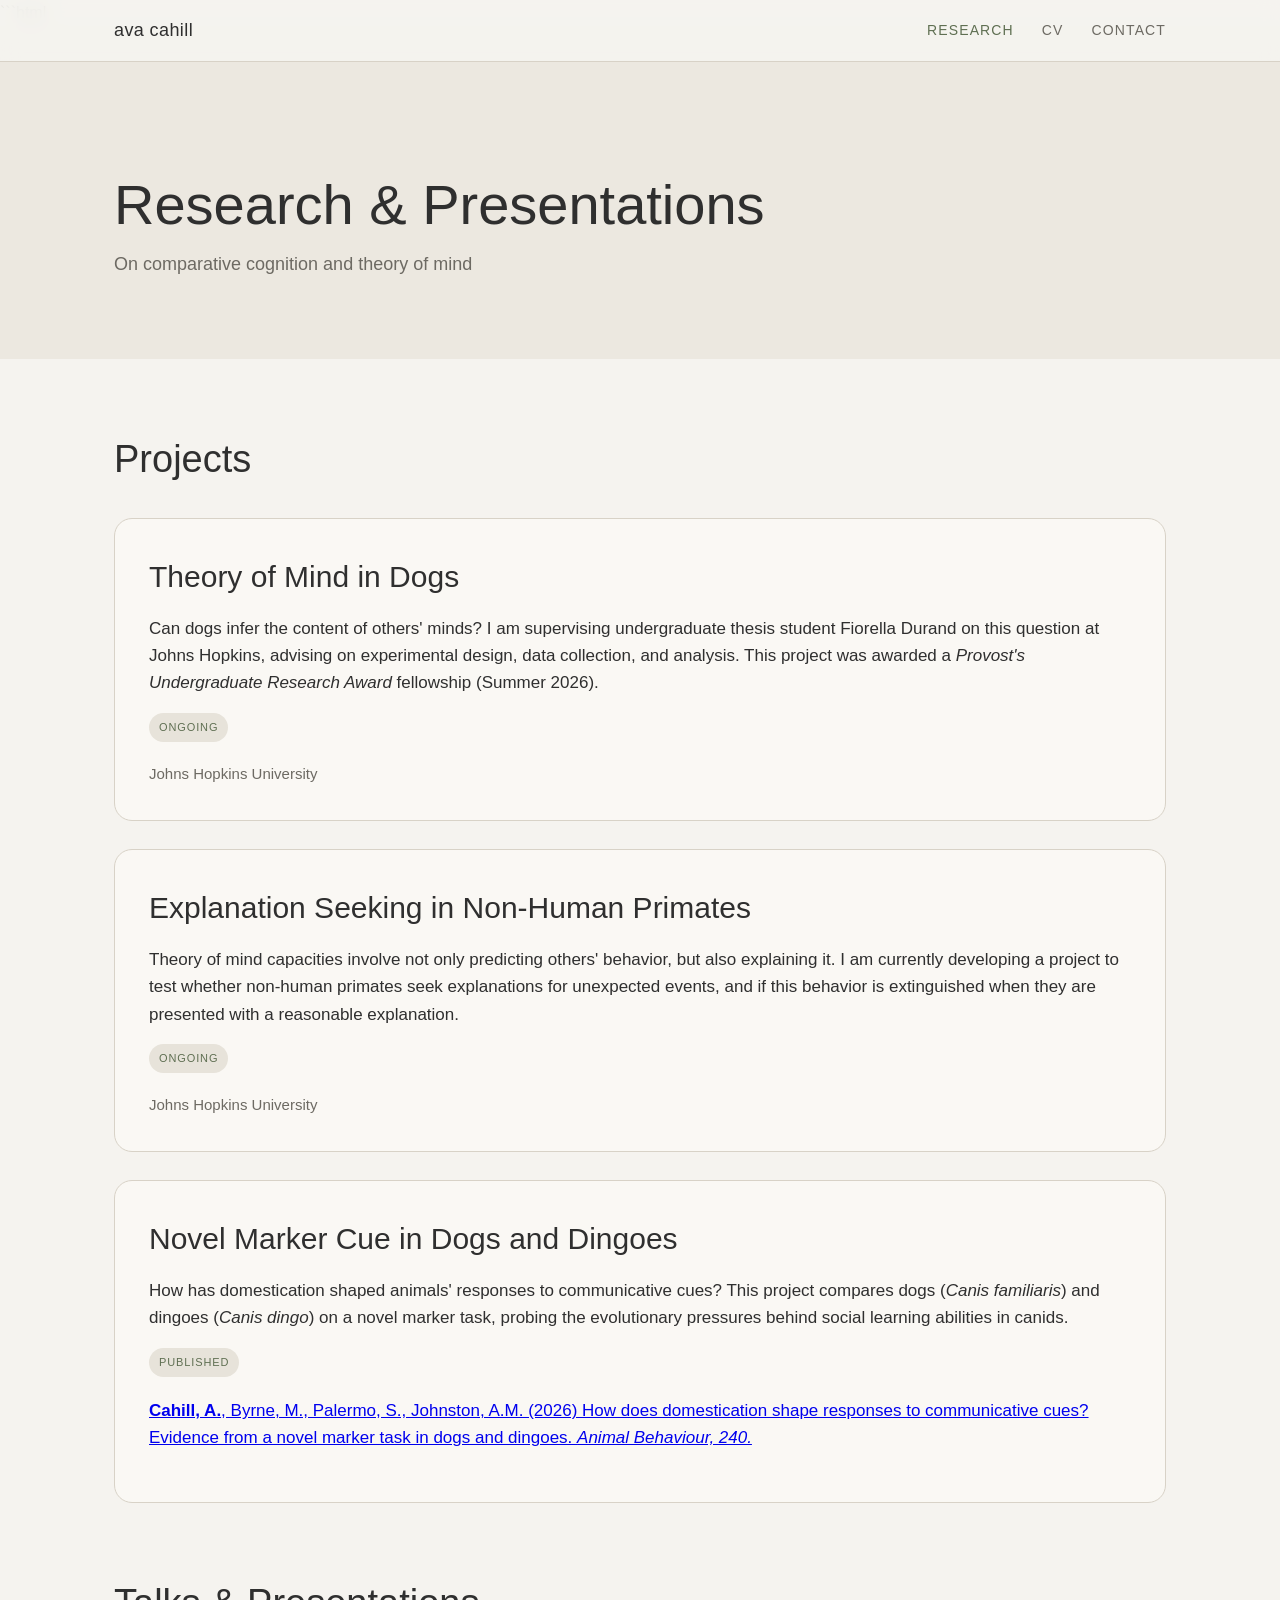
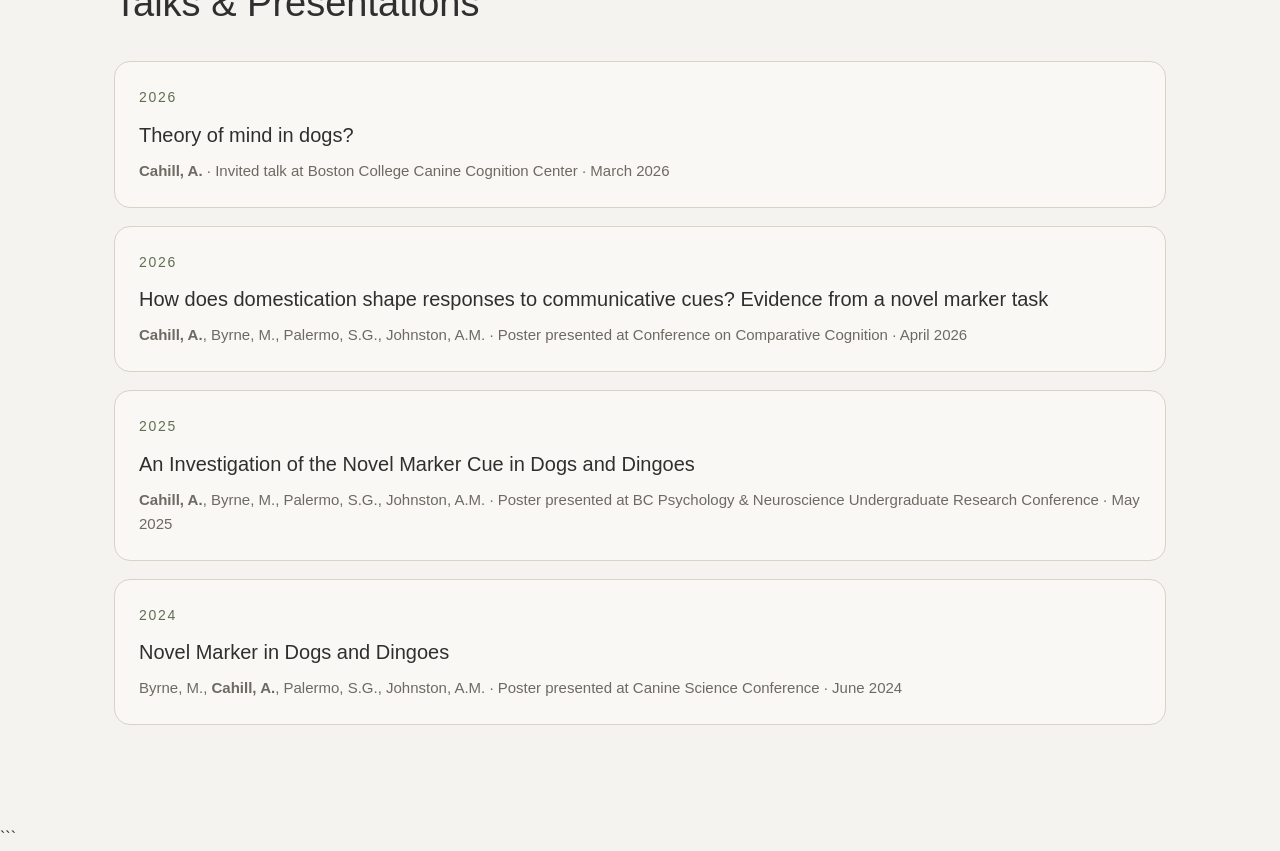
<file: research.html>
```html
<!DOCTYPE html>
<html lang="en">
<head>
<meta charset="UTF-8"/>
<meta name="viewport" content="width=device-width,initial-scale=1.0"/>
<title>Research | Ava Cahill</title>
<link rel="icon" type="image/png" href="favicon.png">

<style>
*,
*::before,
*::after{
  box-sizing:border-box;
  margin:0;
  padding:0;
}

html{
  scroll-behavior:smooth;
}

:root{
  --bg:#f5f3ef;
  --bg2:#ece8e0;
  --card:#faf8f4;
  --border:#d8d2c7;
  --text:#2f2f2f;
  --muted:#6d6a63;
  --accent:#5f6f52;
  --accent-light:#7b8c6d;
}

body{
  font-family:"Helvetica Neue", Helvetica, Arial, sans-serif;
  font-weight:300;
  background:var(--bg);
  color:var(--text);
  line-height:1.6;
}

/* NAV */

.navbar{
  position:fixed;
  top:0;
  left:0;
  width:100%;
  z-index:1000;
  background:rgba(245,243,239,0.92);
  backdrop-filter:blur(10px);
  border-bottom:1px solid var(--border);
}

.nav-container{
  max-width:1100px;
  margin:auto;
  padding:16px 24px;
  display:flex;
  justify-content:space-between;
  align-items:center;
}

.logo{
  font-size:18px;
  font-weight:300;
  letter-spacing:0.4px;
  color:var(--text);
  text-decoration:none;
}

nav{
  display:flex;
  gap:28px;
}

nav a{
  text-decoration:none;
  color:var(--muted);
  font-size:14px;
  letter-spacing:0.08em;
  text-transform:uppercase;
  transition:.2s ease;
}

nav a:hover,
nav a.active{
  color:var(--accent);
}

/* HERO */

.page-hero{
  padding-top:150px;
  padding-bottom:80px;
  background:var(--bg2);
}

.hero-inner{
  max-width:1100px;
  margin:auto;
  padding:0 24px;
}

.eyebrow{
  font-size:12px;
  text-transform:uppercase;
  letter-spacing:0.18em;
  color:var(--accent);
  margin-bottom:16px;
}

.page-title{
  font-size:56px;
  font-weight:300;
  line-height:1.05;
  margin-bottom:16px;
}

.page-sub{
  font-size:18px;
  color:var(--muted);
}

/* CONTENT */

.section{
  max-width:1100px;
  margin:auto;
  padding:70px 24px 100px;
}

.projects{
  display:grid;
  gap:28px;
  margin-bottom:70px;
}

.card{
  background:var(--card);
  border:1px solid var(--border);
  border-radius:18px;
  padding:34px;
  transition:.2s ease;
}

.card:hover{
  transform:translateY(-3px);
  box-shadow:0 8px 24px rgba(0,0,0,0.05);
}

.card h3{
  font-size:30px;
  font-weight:300;
  margin-bottom:14px;
  color:var(--text);
}

.card p{
  font-size:17px;
  color:var(--text);
  margin-bottom:16px;
}

.meta{
  font-size:15px;
  color:var(--muted);
}

.badges{
  margin-bottom:12px;
}

.badge{
  display:inline-block;
  padding:6px 10px;
  margin-right:8px;
  margin-bottom:8px;
  border-radius:20px;
  font-size:11px;
  letter-spacing:.08em;
  text-transform:uppercase;
  background:#e7e3da;
  color:var(--accent);
}

/* TALKS */

.section-title{
  font-size:38px;
  font-weight:300;
  margin-bottom:28px;
}

.talk-list{
  display:grid;
  gap:18px;
}

.talk{
  background:var(--card);
  border:1px solid var(--border);
  border-radius:16px;
  padding:24px;
}

.talk-year{
  font-size:14px;
  letter-spacing:.12em;
  text-transform:uppercase;
  color:var(--accent);
  margin-bottom:10px;
}

.talk h4{
  font-size:20px;
  font-weight:300;
  margin-bottom:8px;
}

.talk p{
  color:var(--muted);
  font-size:15px;
}

/* MOBILE */

@media (max-width:768px){

  .nav-container{
    flex-direction:column;
    gap:14px;
  }

  nav{
    gap:16px;
    flex-wrap:wrap;
    justify-content:center;
  }

  .page-title{
    font-size:42px;
  }

  .card{
    padding:24px;
  }

  .card h3{
    font-size:24px;
  }

  .section-title{
    font-size:30px;
  }
}
</style>
</head>

<body>

<header class="navbar">
  <div class="nav-container">
    <a href="index.html" class="logo">ava cahill</a>

    <nav>
      <a href="research.html" class="active">Research</a>
      <a href="cv.html">CV</a>
      <a href="contact.html">Contact</a>
    </nav>
  </div>
</header>

<section class="page-hero">
  <div class="hero-inner">
    <h1 class="page-title">Research & Presentations</h1>
    <p class="page-sub">On comparative cognition and theory of mind</p>
  </div>
</section>

<section class="section">
    <h2 class="section-title">Projects</h2>

  <div class="projects">

    <div class="card">
      <h3>Theory of Mind in Dogs</h3>

      <p>
        Can dogs infer the content of others' minds? I am supervising undergraduate thesis student 
        Fiorella Durand on this question at Johns Hopkins, advising on experimental design, 
        data collection, and analysis. This project was awarded a <em>Provost's Undergraduate Research Award</em> fellowship (Summer 2026).
      </p>

      <div class="badges">
        <span class="badge">Ongoing</span>
      </div>

       <div class="meta">
        Johns Hopkins University
      </div>

    </div>


    <div class="card">
      <h3>Explanation Seeking in Non-Human Primates</h3>

      <p>
      Theory of mind capacities involve not only predicting others' behavior, but also explaining it. 
    I am currently developing a project to test whether non-human primates seek explanations for unexpected events,
       and if this behavior is extinguished when they are presented with a reasonable explanation. 
      </p>

      <div class="badges">
        <span class="badge">Ongoing</span>
      </div>

      <div class="meta">
        Johns Hopkins University
      </div>
    </div>

    <div class="card">
      <h3>Novel Marker Cue in Dogs and Dingoes</h3>

      <p>
        How has domestication shaped animals' responses to communicative cues? This project compares dogs (<em>Canis familiaris</em>) and dingoes (<em>Canis dingo</em>) on a novel marker task, probing the evolutionary pressures behind social learning abilities in canids. 
      </p>

      <div class="badges">
        <span class="badge">Published</span>
      </div>

      <div class="meta">
      <p>
  <a href="https://doi.org/10.1016/j.anbehav.2026.123694">
    <strong>Cahill, A.</strong>, Byrne, M., Palermo, S., Johnston, A.M. (2026) How does domestication shape responses to communicative cues? Evidence from a novel marker task in dogs and dingoes. <em>Animal Behaviour, 240.</em>
  </a>
</p>
      </div>
    </div>
    
  </div>

  <h2 class="section-title">Talks & Presentations</h2>

  <div class="talk-list">

    <div class="talk">
      <div class="talk-year">2026</div>
      <h4>Theory of mind in dogs?</h4>
      <p><strong>Cahill, A.</strong> · Invited talk at Boston College Canine Cognition Center · March 2026</p>
    </div>

    <div class="talk">
      <div class="talk-year">2026</div>
      <h4>How does domestication shape responses to communicative cues? Evidence from a novel marker task</h4>
      <p><strong>Cahill, A.</strong>, Byrne, M., Palermo, S.G., Johnston, A.M. · Poster presented at Conference on Comparative Cognition · April 2026</p>
    </div>

    <div class="talk">
      <div class="talk-year">2025</div>
      <h4>An Investigation of the Novel Marker Cue in Dogs and Dingoes</h4>
      <p><strong>Cahill, A.</strong>, Byrne, M., Palermo, S.G., Johnston, A.M. · Poster presented at BC Psychology & Neuroscience Undergraduate Research Conference · May 2025</p>
    </div>

    <div class="talk">
      <div class="talk-year">2024</div>
      <h4>Novel Marker in Dogs and Dingoes</h4>
      <p>Byrne, M., <strong>Cahill, A.</strong>, Palermo, S.G., Johnston, A.M. · Poster presented at Canine Science Conference · June 2024</p>
    </div>

  </div>

</section>

</body>
</html>
```
</file>
